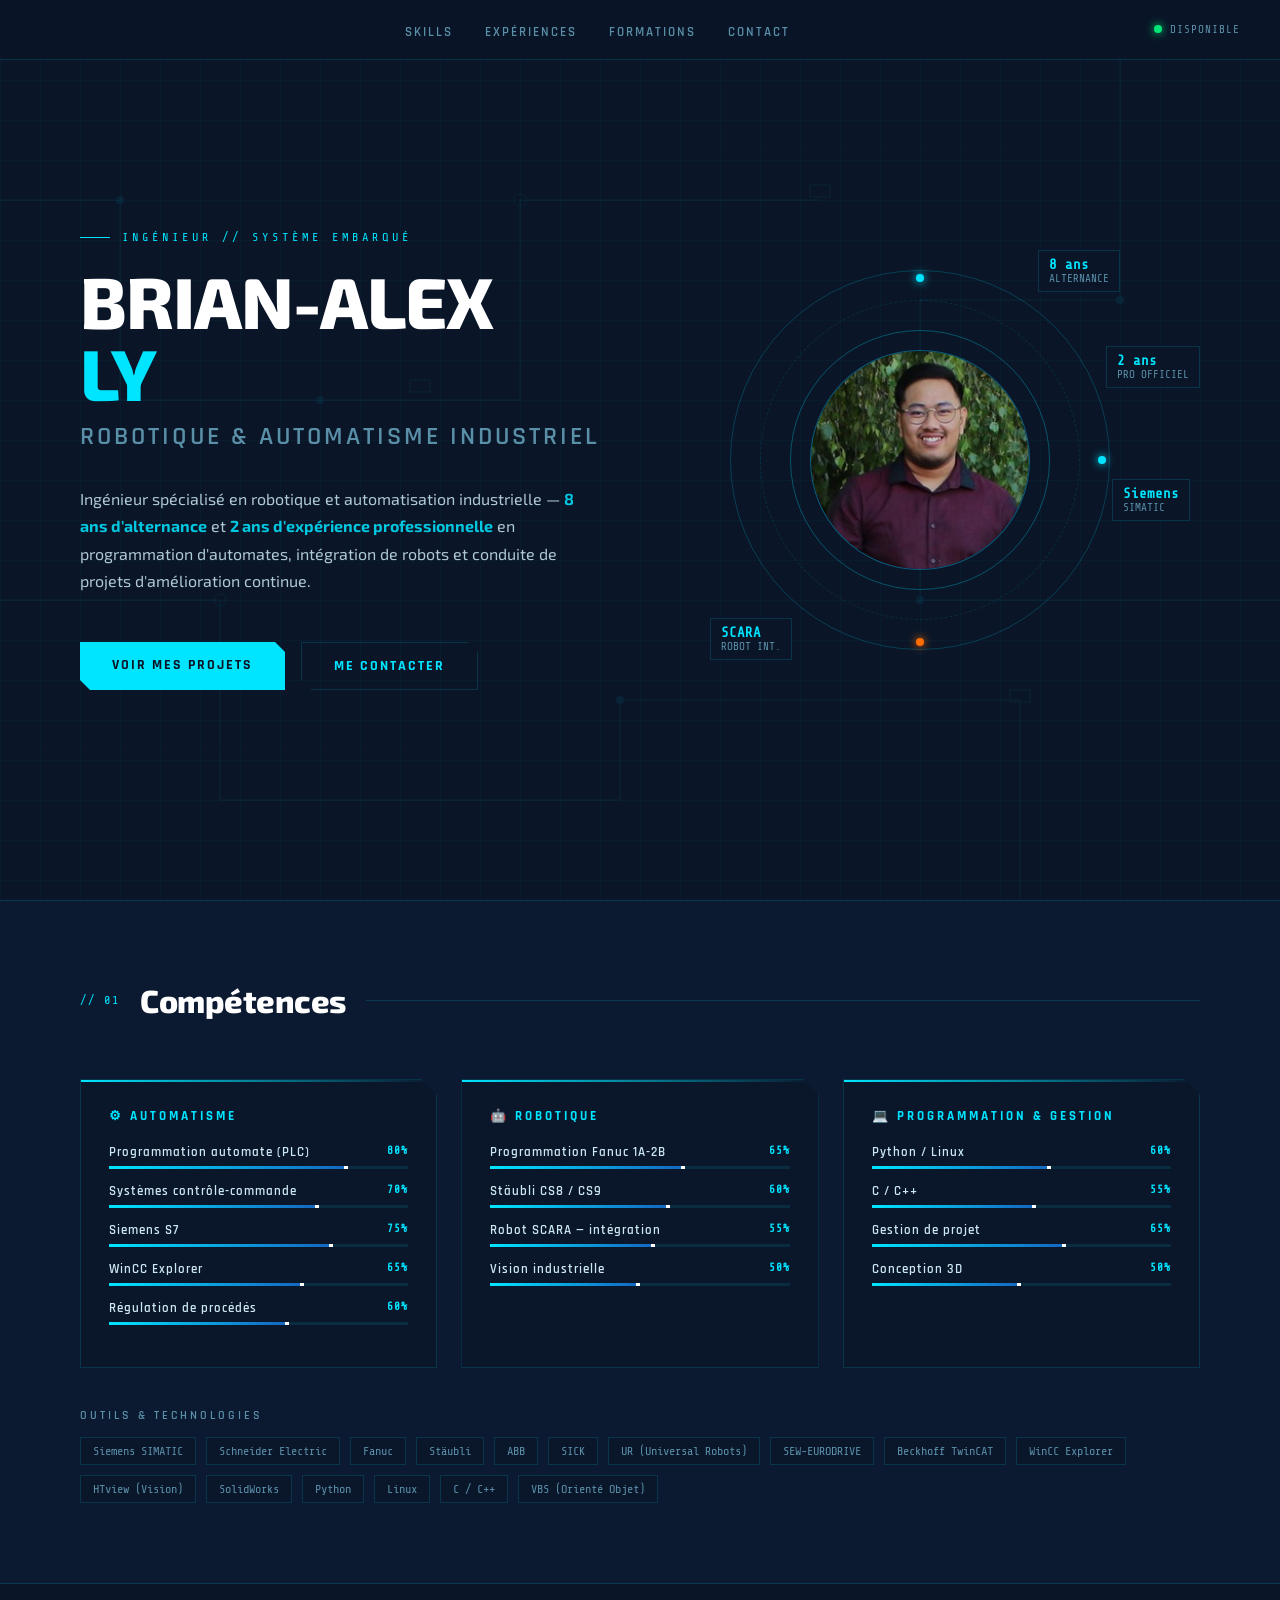
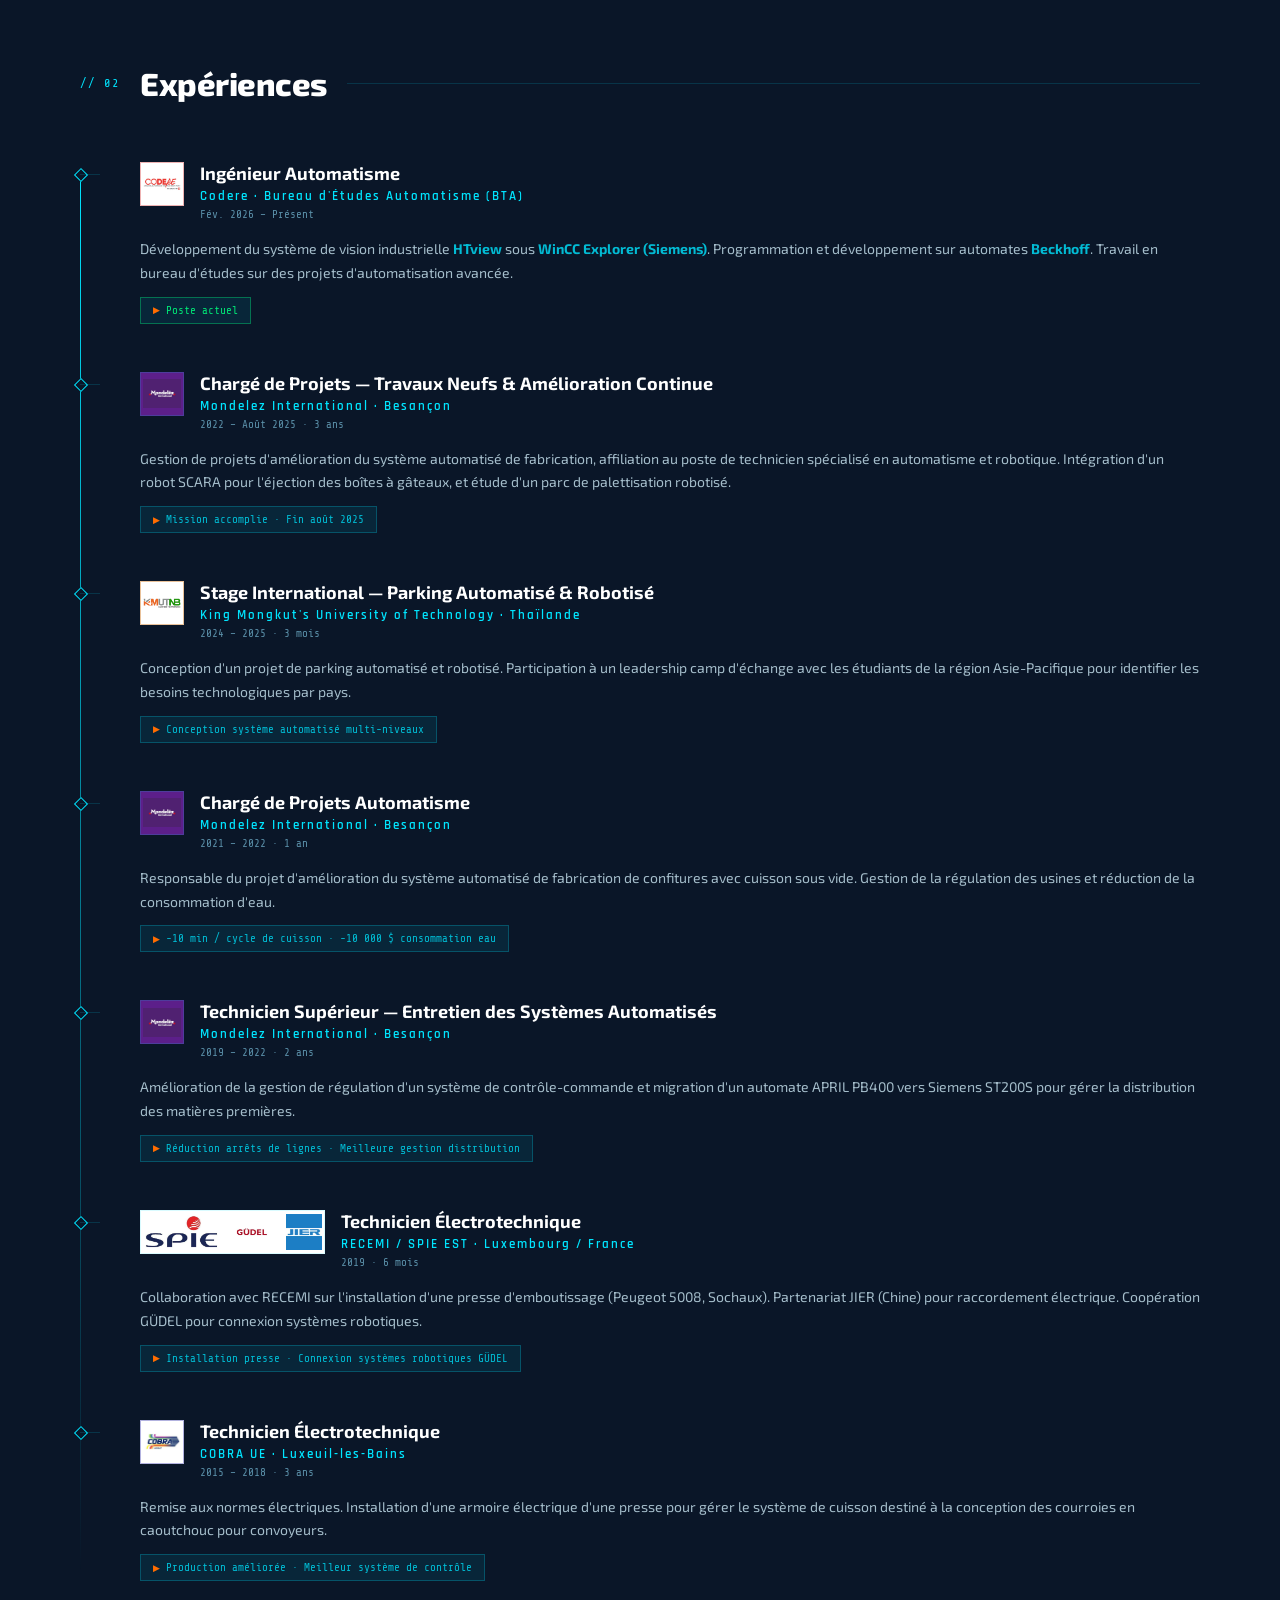
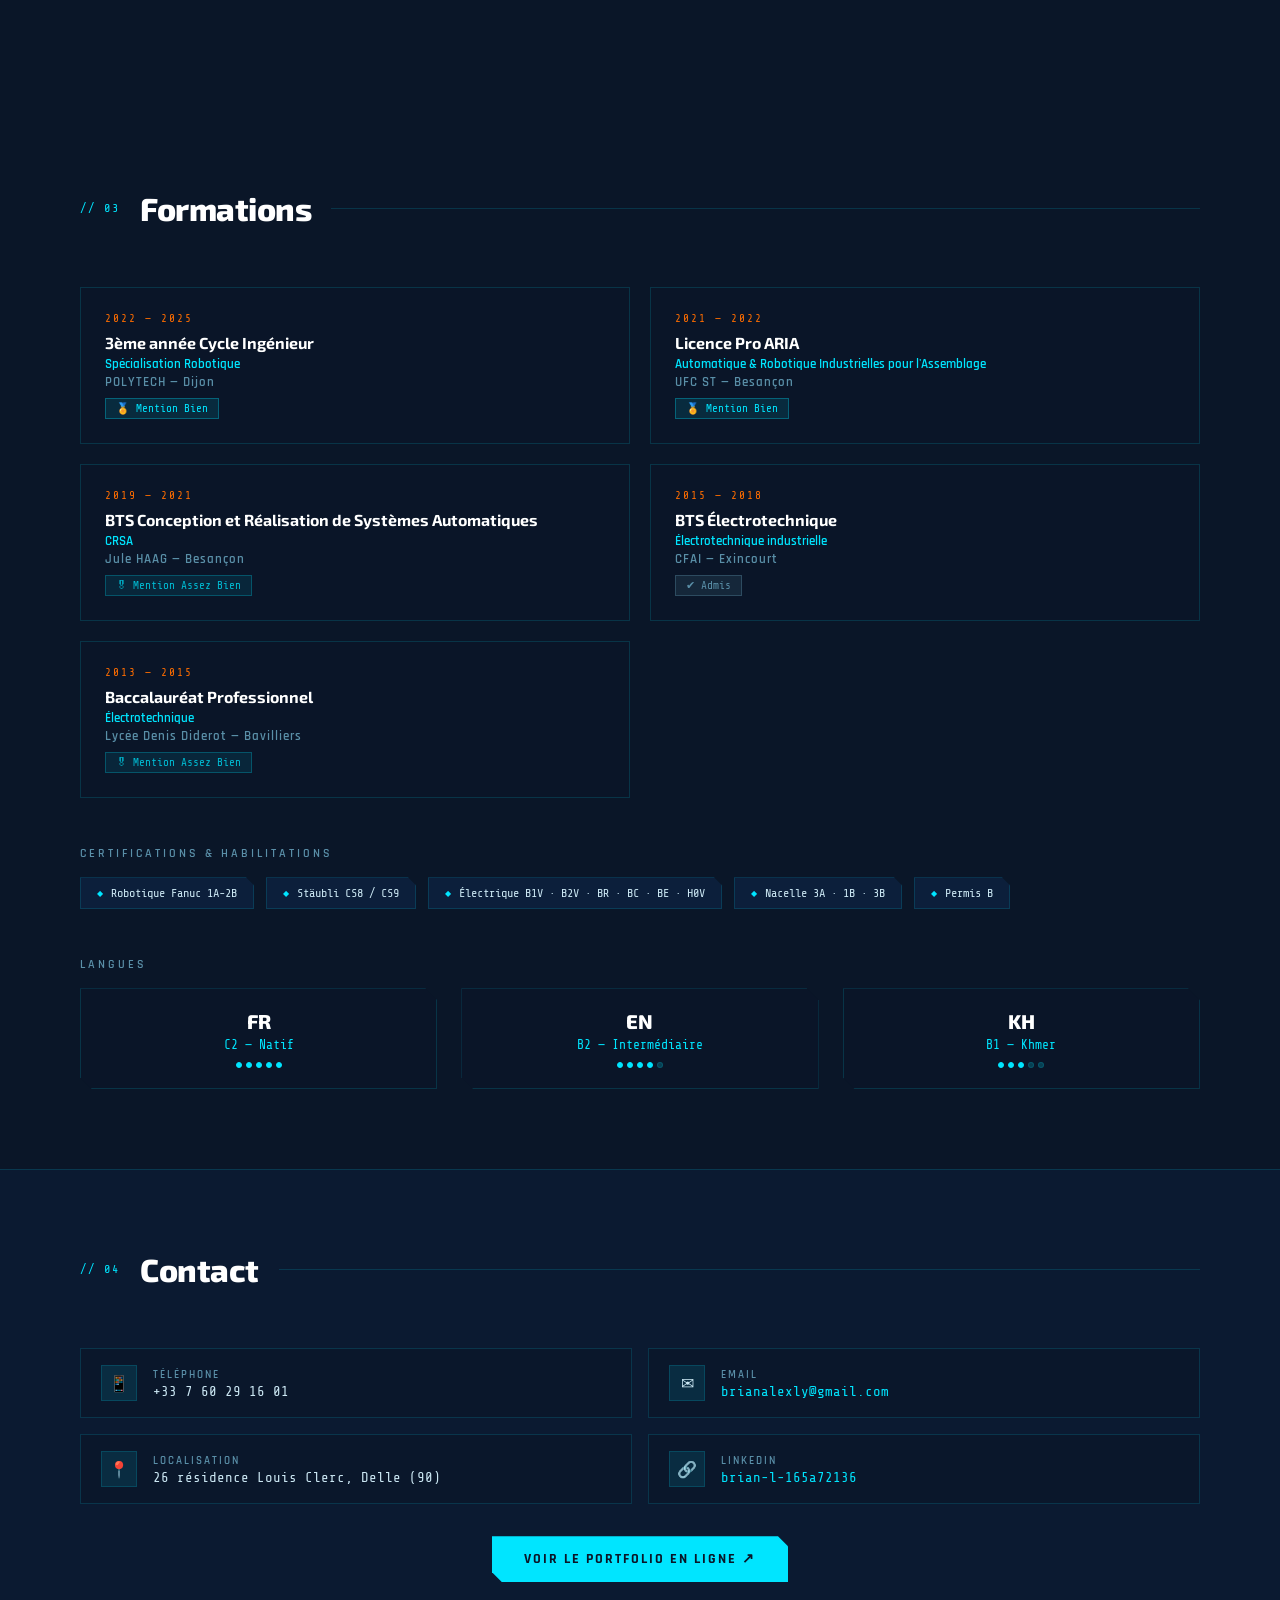
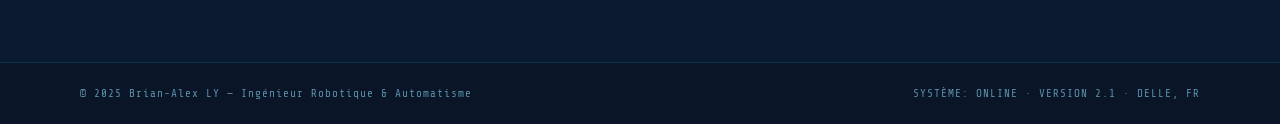
<file: Index.html>
<!DOCTYPE html>
<html lang="fr">
<head>
<meta charset="UTF-8">
<meta name="viewport" content="width=device-width, initial-scale=1.0">
<title>Brian-Alex LY — Ingénieur Robotique & Automatisme</title>
<link href="https://fonts.googleapis.com/css2?family=Share+Tech+Mono&family=Rajdhani:wght@400;500;600;700&family=Exo+2:wght@300;400;600;800&display=swap" rel="stylesheet">
<style>
  :root {
    --cyan: #00e5ff;
    --blue: #1565c0;
    --dark-blue: #0a1628;
    --mid-blue: #0d2240;
    --accent: #00bcd4;
    --orange: #ff6d00;
    --text: #cce8f4;
    --muted: #5a8fa8;
    --grid: rgba(0,229,255,0.04);
    --border: rgba(0,229,255,0.15);
  }

  * { margin: 0; padding: 0; box-sizing: border-box; }

  html { scroll-behavior: smooth; }

  body {
    background: var(--dark-blue);
    color: var(--text);
    font-family: 'Exo 2', sans-serif;
    overflow-x: hidden;
  }

  /* GRID BACKGROUND */
  body::before {
    content: '';
    position: fixed;
    inset: 0;
    background-image:
      linear-gradient(rgba(0,229,255,0.03) 1px, transparent 1px),
      linear-gradient(90deg, rgba(0,229,255,0.03) 1px, transparent 1px);
    background-size: 40px 40px;
    pointer-events: none;
    z-index: 0;
  }

  /* CIRCUIT LINES */
  .circuit-bg {
    position: fixed;
    inset: 0;
    pointer-events: none;
    z-index: 0;
    overflow: hidden;
  }

  .circuit-bg svg {
    width: 100%;
    height: 100%;
    opacity: 0.07;
  }

  /* SCAN LINE */
  body::after {
    content: '';
    position: fixed;
    top: -100%;
    left: 0;
    right: 0;
    height: 2px;
    background: linear-gradient(90deg, transparent, var(--cyan), transparent);
    animation: scan 8s linear infinite;
    z-index: 1;
    pointer-events: none;
  }

  @keyframes scan {
    0% { top: -2px; opacity: 0.6; }
    100% { top: 100vh; opacity: 0; }
  }

  /* NAVIGATION */
  nav {
    position: fixed;
    top: 0;
    left: 0;
    right: 0;
    z-index: 100;
    background: rgba(10,22,40,0.92);
    border-bottom: 1px solid var(--border);
    backdrop-filter: blur(10px);
    display: flex;
    align-items: center;
    justify-content: space-between;
    padding: 0 40px;
    height: 60px;
  }

  .nav-logo {
    font-family: 'Share Tech Mono', monospace;
    color: var(--cyan);
    font-size: 14px;
    letter-spacing: 2px;
  }

  .nav-logo span {
    color: var(--orange);
  }

  nav ul {
    list-style: none;
    display: flex;
    gap: 32px;
  }

  nav a {
    color: var(--muted);
    text-decoration: none;
    font-family: 'Rajdhani', sans-serif;
    font-size: 13px;
    letter-spacing: 2px;
    text-transform: uppercase;
    font-weight: 600;
    transition: color 0.2s;
    position: relative;
  }

  nav a::after {
    content: '';
    position: absolute;
    bottom: -4px;
    left: 0;
    right: 0;
    height: 1px;
    background: var(--cyan);
    transform: scaleX(0);
    transition: transform 0.2s;
  }

  nav a:hover { color: var(--cyan); }
  nav a:hover::after { transform: scaleX(1); }

  /* HUD CORNER */
  .hud-corner {
    font-family: 'Share Tech Mono', monospace;
    font-size: 11px;
    color: var(--muted);
    letter-spacing: 1px;
  }

  /* MAIN WRAPPER */
  main {
    position: relative;
    z-index: 2;
  }

  /* HERO */
  .hero {
    min-height: 100vh;
    display: flex;
    align-items: center;
    padding: 80px 80px 60px;
    position: relative;
    overflow: hidden;
  }

  .hero-content {
    flex: 1;
    max-width: 650px;
  }

  .hero-label {
    font-family: 'Share Tech Mono', monospace;
    font-size: 12px;
    color: var(--cyan);
    letter-spacing: 4px;
    text-transform: uppercase;
    margin-bottom: 20px;
    display: flex;
    align-items: center;
    gap: 12px;
  }

  .hero-label::before {
    content: '';
    display: inline-block;
    width: 30px;
    height: 1px;
    background: var(--cyan);
  }

  h1 {
    font-family: 'Exo 2', sans-serif;
    font-size: clamp(42px, 6vw, 72px);
    font-weight: 800;
    line-height: 1;
    letter-spacing: -1px;
    margin-bottom: 12px;
    color: #ffffff;
  }

  h1 .last-name {
    color: var(--cyan);
    display: block;
  }

  .hero-title {
    font-family: 'Rajdhani', sans-serif;
    font-size: clamp(18px, 2.5vw, 26px);
    font-weight: 600;
    color: var(--muted);
    letter-spacing: 3px;
    text-transform: uppercase;
    margin-bottom: 32px;
  }

  .hero-desc {
    font-size: 16px;
    line-height: 1.7;
    color: var(--text);
    max-width: 500px;
    margin-bottom: 48px;
    opacity: 0.85;
  }

  .hero-cta {
    display: flex;
    gap: 16px;
    flex-wrap: wrap;
  }

  .btn-primary {
    font-family: 'Rajdhani', sans-serif;
    font-size: 14px;
    font-weight: 700;
    letter-spacing: 2px;
    text-transform: uppercase;
    padding: 14px 32px;
    background: var(--cyan);
    color: var(--dark-blue);
    border: none;
    cursor: pointer;
    clip-path: polygon(0 0, calc(100% - 10px) 0, 100% 10px, 100% 100%, 10px 100%, 0 calc(100% - 10px));
    transition: all 0.2s;
    text-decoration: none;
    display: inline-block;
  }

  .btn-primary:hover {
    background: #fff;
    transform: translateY(-2px);
  }

  .btn-ghost {
    font-family: 'Rajdhani', sans-serif;
    font-size: 14px;
    font-weight: 700;
    letter-spacing: 2px;
    text-transform: uppercase;
    padding: 14px 32px;
    background: transparent;
    color: var(--cyan);
    border: 1px solid var(--border);
    cursor: pointer;
    clip-path: polygon(0 0, calc(100% - 10px) 0, 100% 10px, 100% 100%, 10px 100%, 0 calc(100% - 10px));
    transition: all 0.2s;
    text-decoration: none;
    display: inline-block;
  }

  .btn-ghost:hover {
    background: rgba(0,229,255,0.08);
    border-color: var(--cyan);
    transform: translateY(-2px);
  }

  /* HERO VISUAL */
  .hero-visual {
    flex: 1;
    display: flex;
    justify-content: center;
    align-items: center;
    position: relative;
  }

  .robot-hud {
    position: relative;
    width: 380px;
    height: 380px;
  }

  .hud-ring {
    position: absolute;
    border-radius: 50%;
    border: 1px solid var(--border);
  }

  .hud-ring-1 {
    inset: 0;
    border-color: rgba(0,229,255,0.2);
    animation: spin-slow 20s linear infinite;
  }

  .hud-ring-2 {
    inset: 30px;
    border-color: rgba(0,229,255,0.12);
    animation: spin-slow 15s linear infinite reverse;
    border-style: dashed;
  }

  .hud-ring-3 {
    inset: 60px;
    border-color: rgba(0,229,255,0.3);
    animation: spin-slow 10s linear infinite;
  }

  @keyframes spin-slow {
    from { transform: rotate(0deg); }
    to { transform: rotate(360deg); }
  }

  .hud-center {
    position: absolute;
    inset: 80px;
    border-radius: 50%;
    background: var(--mid-blue);
    border: 1px solid rgba(0,229,255,0.3);
    display: flex;
    flex-direction: column;
    align-items: center;
    justify-content: center;
    font-family: 'Share Tech Mono', monospace;
  }

  .hud-center .hud-big {
    font-size: 48px;
    font-weight: 800;
    color: var(--cyan);
    font-family: 'Exo 2', sans-serif;
    line-height: 1;
  }

  .hud-center .hud-small {
    font-size: 11px;
    color: var(--muted);
    letter-spacing: 2px;
    margin-top: 4px;
  }

  .hud-dot {
    position: absolute;
    width: 8px;
    height: 8px;
    border-radius: 50%;
    background: var(--cyan);
    box-shadow: 0 0 8px var(--cyan);
  }

  .hud-stat {
    position: absolute;
    font-family: 'Share Tech Mono', monospace;
    font-size: 11px;
    color: var(--muted);
    background: rgba(10,22,40,0.9);
    border: 1px solid var(--border);
    padding: 6px 10px;
    white-space: nowrap;
  }

  .hud-stat strong { color: var(--cyan); display: block; font-size: 14px; }

  /* SECTION */
  section {
    padding: 80px 80px;
    position: relative;
    z-index: 2;
  }

  .section-header {
    display: flex;
    align-items: center;
    gap: 20px;
    margin-bottom: 60px;
  }

  .section-num {
    font-family: 'Share Tech Mono', monospace;
    font-size: 12px;
    color: var(--cyan);
    letter-spacing: 2px;
  }

  h2 {
    font-family: 'Exo 2', sans-serif;
    font-size: 32px;
    font-weight: 800;
    color: #fff;
    letter-spacing: -0.5px;
  }

  .section-line {
    flex: 1;
    height: 1px;
    background: var(--border);
  }

  /* SKILLS SECTION */
  #competences {
    background: rgba(13,34,64,0.4);
    border-top: 1px solid var(--border);
    border-bottom: 1px solid var(--border);
  }

  .skills-grid {
    display: grid;
    grid-template-columns: repeat(3, 1fr);
    gap: 24px;
  }

  .skill-category {
    background: rgba(10,22,40,0.6);
    border: 1px solid var(--border);
    padding: 28px;
    clip-path: polygon(0 0, calc(100% - 16px) 0, 100% 16px, 100% 100%, 0 100%);
    position: relative;
  }

  .skill-category::before {
    content: '';
    position: absolute;
    top: 0;
    left: 0;
    right: 0;
    height: 2px;
    background: linear-gradient(90deg, var(--cyan), transparent);
  }

  .skill-cat-title {
    font-family: 'Rajdhani', sans-serif;
    font-size: 13px;
    font-weight: 700;
    letter-spacing: 3px;
    text-transform: uppercase;
    color: var(--cyan);
    margin-bottom: 20px;
    display: flex;
    align-items: center;
    gap: 8px;
  }

  .skill-cat-title i {
    width: 20px;
    height: 20px;
    color: var(--orange);
  }

  .skill-item {
    margin-bottom: 14px;
  }

  .skill-name {
    font-size: 13px;
    color: var(--text);
    margin-bottom: 6px;
    display: flex;
    justify-content: space-between;
    font-family: 'Rajdhani', sans-serif;
    font-weight: 600;
    letter-spacing: 1px;
  }

  .skill-pct { color: var(--cyan); font-family: 'Share Tech Mono', monospace; font-size: 11px; }

  .skill-bar {
    height: 3px;
    background: rgba(0,229,255,0.1);
    position: relative;
    overflow: hidden;
  }

  .skill-fill {
    height: 100%;
    background: linear-gradient(90deg, var(--cyan), var(--blue));
    transition: width 1.2s ease;
    position: relative;
  }

  .skill-fill::after {
    content: '';
    position: absolute;
    right: 0;
    top: -2px;
    width: 4px;
    height: 7px;
    background: #fff;
  }

  /* EXPERIENCE */
  .timeline {
    position: relative;
    padding-left: 40px;
  }

  .timeline::before {
    content: '';
    position: absolute;
    left: 0;
    top: 8px;
    bottom: 8px;
    width: 1px;
    background: linear-gradient(180deg, var(--cyan), transparent);
  }

  .timeline-item {
    position: relative;
    margin-bottom: 48px;
    padding-left: 20px;
  }

  .timeline-item::before {
    content: '';
    position: absolute;
    left: -44px;
    top: 8px;
    width: 8px;
    height: 8px;
    border: 1px solid var(--cyan);
    background: var(--dark-blue);
    transform: rotate(45deg);
  }

  .timeline-item::after {
    content: '';
    position: absolute;
    left: -40px;
    top: 12px;
    width: 20px;
    height: 1px;
    background: var(--border);
  }

  .exp-header {
    display: flex;
    align-items: flex-start;
    gap: 16px;
    margin-bottom: 16px;
  }

  .exp-logo {
    width: 44px;
    height: 44px;
    background: rgba(0,229,255,0.08);
    border: 1px solid var(--border);
    display: flex;
    align-items: center;
    justify-content: center;
    font-family: 'Share Tech Mono', monospace;
    font-size: 11px;
    color: var(--cyan);
    flex-shrink: 0;
  }

  .exp-meta {
    flex: 1;
  }

  .exp-title {
    font-family: 'Exo 2', sans-serif;
    font-size: 18px;
    font-weight: 700;
    color: #fff;
    margin-bottom: 4px;
  }

  .exp-company {
    font-family: 'Rajdhani', sans-serif;
    font-size: 13px;
    color: var(--cyan);
    letter-spacing: 2px;
    font-weight: 600;
  }

  .exp-period {
    font-family: 'Share Tech Mono', monospace;
    font-size: 11px;
    color: var(--muted);
    margin-top: 4px;
  }

  .exp-body {
    font-size: 14px;
    line-height: 1.7;
    color: var(--text);
    opacity: 0.8;
    margin-bottom: 12px;
  }

  .result-badge {
    display: inline-flex;
    align-items: center;
    gap: 6px;
    background: rgba(0,188,212,0.1);
    border: 1px solid rgba(0,188,212,0.3);
    padding: 6px 12px;
    font-family: 'Share Tech Mono', monospace;
    font-size: 11px;
    color: var(--accent);
  }

  .result-badge::before {
    content: '▶';
    color: var(--orange);
    font-size: 9px;
  }

  /* FORMATION */
  .edu-grid {
    display: grid;
    grid-template-columns: repeat(2, 1fr);
    gap: 20px;
  }

  .edu-card {
    background: rgba(10,22,40,0.6);
    border: 1px solid var(--border);
    padding: 24px;
    position: relative;
    overflow: hidden;
    transition: border-color 0.2s, transform 0.2s;
  }

  .edu-card:hover {
    border-color: rgba(0,229,255,0.4);
    transform: translateY(-2px);
  }

  .edu-card::before {
    content: '';
    position: absolute;
    bottom: 0;
    left: 0;
    right: 0;
    height: 2px;
    background: linear-gradient(90deg, transparent, var(--cyan), transparent);
    opacity: 0;
    transition: opacity 0.2s;
  }

  .edu-card:hover::before { opacity: 1; }

  .edu-year {
    font-family: 'Share Tech Mono', monospace;
    font-size: 11px;
    color: var(--orange);
    margin-bottom: 8px;
    letter-spacing: 2px;
  }

  .edu-degree {
    font-family: 'Exo 2', sans-serif;
    font-size: 16px;
    font-weight: 700;
    color: #fff;
    margin-bottom: 4px;
  }

  .edu-school {
    font-size: 13px;
    color: var(--muted);
    font-family: 'Rajdhani', sans-serif;
    font-weight: 600;
    letter-spacing: 1px;
  }

  /* CERTIFICATIONS */
  .cert-grid {
    display: flex;
    flex-wrap: wrap;
    gap: 12px;
  }

  .cert-tag {
    display: inline-flex;
    align-items: center;
    gap: 8px;
    background: rgba(13,34,64,0.8);
    border: 1px solid var(--border);
    padding: 8px 16px;
    font-family: 'Share Tech Mono', monospace;
    font-size: 12px;
    color: var(--text);
    clip-path: polygon(0 0, calc(100% - 8px) 0, 100% 8px, 100% 100%, 0 100%);
  }

  .cert-tag::before {
    content: '◆';
    color: var(--cyan);
    font-size: 8px;
  }

  /* LANGUES */
  .lang-grid {
    display: flex;
    gap: 24px;
    flex-wrap: wrap;
  }

  .lang-card {
    flex: 1;
    min-width: 140px;
    background: rgba(10,22,40,0.6);
    border: 1px solid var(--border);
    padding: 20px;
    text-align: center;
    clip-path: polygon(0 0, calc(100% - 12px) 0, 100% 12px, 100% 100%, 12px 100%, 0 calc(100% - 12px));
  }

  .lang-name {
    font-family: 'Exo 2', sans-serif;
    font-size: 20px;
    font-weight: 800;
    color: #fff;
    margin-bottom: 4px;
  }

  .lang-level {
    font-family: 'Share Tech Mono', monospace;
    font-size: 13px;
    color: var(--cyan);
  }

  .lang-dots {
    display: flex;
    justify-content: center;
    gap: 4px;
    margin-top: 10px;
  }

  .lang-dot {
    width: 6px;
    height: 6px;
    border-radius: 50%;
    background: rgba(0,229,255,0.2);
    border: 1px solid var(--border);
  }

  .lang-dot.active { background: var(--cyan); border-color: var(--cyan); }

  /* CONTACT */
  #contact {
    background: rgba(13,34,64,0.4);
    border-top: 1px solid var(--border);
  }

  .contact-grid {
    display: grid;
    grid-template-columns: repeat(2, 1fr);
    gap: 16px;
  }

  .contact-item {
    display: flex;
    align-items: center;
    gap: 16px;
    background: rgba(10,22,40,0.6);
    border: 1px solid var(--border);
    padding: 16px 20px;
    transition: border-color 0.2s;
  }

  .contact-item:hover { border-color: rgba(0,229,255,0.4); }

  .contact-icon {
    width: 36px;
    height: 36px;
    background: rgba(0,229,255,0.1);
    border: 1px solid var(--border);
    display: flex;
    align-items: center;
    justify-content: center;
    font-size: 16px;
    flex-shrink: 0;
  }

  .contact-label {
    font-family: 'Rajdhani', sans-serif;
    font-size: 11px;
    letter-spacing: 2px;
    text-transform: uppercase;
    color: var(--muted);
    margin-bottom: 2px;
    font-weight: 600;
  }

  .contact-value {
    font-size: 14px;
    color: var(--text);
    font-family: 'Share Tech Mono', monospace;
  }

  .contact-value a {
    color: var(--cyan);
    text-decoration: none;
  }

  /* TOOLS */
  .tools-grid {
    display: flex;
    flex-wrap: wrap;
    gap: 10px;
  }

  .tool-tag {
    font-family: 'Share Tech Mono', monospace;
    font-size: 12px;
    color: var(--muted);
    background: rgba(10,22,40,0.6);
    border: 1px solid var(--border);
    padding: 6px 12px;
    transition: all 0.2s;
  }

  .tool-tag:hover {
    color: var(--cyan);
    border-color: rgba(0,229,255,0.3);
    background: rgba(0,229,255,0.05);
  }

  /* FOOTER */
  footer {
    position: relative;
    z-index: 2;
    border-top: 1px solid var(--border);
    padding: 24px 80px;
    display: flex;
    justify-content: space-between;
    align-items: center;
  }

  footer p {
    font-family: 'Share Tech Mono', monospace;
    font-size: 11px;
    color: var(--muted);
    letter-spacing: 1px;
  }

  /* GLITCH EFFECT */
  @keyframes glitch {
    0%, 100% { clip-path: none; transform: none; }
    20% { clip-path: inset(20% 0 60% 0); transform: translateX(-3px); }
    40% { clip-path: inset(60% 0 10% 0); transform: translateX(3px); }
    60% { clip-path: inset(40% 0 30% 0); transform: translateX(-2px); }
  }

  .glitch {
    position: relative;
    display: inline-block;
  }

  /* ANIMATE IN */
  .fade-in {
    opacity: 0;
    transform: translateY(20px);
    transition: opacity 0.6s ease, transform 0.6s ease;
  }

  .fade-in.visible {
    opacity: 1;
    transform: translateY(0);
  }

  /* STATUS INDICATOR */
  .status-dot {
    display: inline-block;
    width: 8px;
    height: 8px;
    border-radius: 50%;
    background: #00e676;
    box-shadow: 0 0 8px #00e676;
    animation: blink 2s ease-in-out infinite;
    margin-right: 8px;
  }

  @keyframes blink {
    0%, 100% { opacity: 1; }
    50% { opacity: 0.3; }
  }

  /* RESPONSIVE */
  @media (max-width: 900px) {
    section, .hero { padding: 60px 24px; }
    nav { padding: 0 24px; }
    nav ul { gap: 16px; }
    .hero { flex-direction: column; gap: 48px; }
    .hero-visual { order: -1; }
    .robot-hud { width: 260px; height: 260px; }
    .hud-center { inset: 55px; }
    .skills-grid { grid-template-columns: 1fr; }
    .edu-grid { grid-template-columns: 1fr; }
    .contact-grid { grid-template-columns: 1fr; }
    footer { padding: 20px 24px; flex-direction: column; gap: 8px; text-align: center; }
  }
</style>
</head>
<body>

<!-- Circuit background -->
<div class="circuit-bg">
  <svg viewBox="0 0 1440 900" preserveAspectRatio="xMidYMid slice" xmlns="http://www.w3.org/2000/svg">
    <path d="M 0 200 L 200 200 L 200 400 L 400 400" stroke="#00e5ff" stroke-width="1" fill="none"/>
    <circle cx="200" cy="200" r="4" fill="#00e5ff"/>
    <circle cx="400" cy="400" r="4" fill="#00e5ff"/>
    <path d="M 400 400 L 600 400 L 600 200 L 900 200" stroke="#00e5ff" stroke-width="1" fill="none"/>
    <circle cx="600" cy="200" r="6" fill="none" stroke="#00e5ff" stroke-width="1"/>
    <path d="M 1200 0 L 1200 300 L 1000 300 L 1000 600 L 1440 600" stroke="#00e5ff" stroke-width="1" fill="none"/>
    <circle cx="1200" cy="300" r="4" fill="#00e5ff"/>
    <circle cx="1000" cy="600" r="4" fill="#00e5ff"/>
    <path d="M 0 600 L 300 600 L 300 800 L 700 800" stroke="#00e5ff" stroke-width="1" fill="none"/>
    <circle cx="300" cy="600" r="6" fill="none" stroke="#00e5ff" stroke-width="1"/>
    <path d="M 700 800 L 700 700 L 1100 700 L 1100 900" stroke="#00e5ff" stroke-width="1" fill="none"/>
    <circle cx="700" cy="700" r="4" fill="#00e5ff"/>
    <rect x="490" y="380" width="20" height="12" fill="none" stroke="#00e5ff" stroke-width="1"/>
    <rect x="890" y="185" width="20" height="12" fill="none" stroke="#00e5ff" stroke-width="1"/>
    <rect x="1090" y="690" width="20" height="12" fill="none" stroke="#00e5ff" stroke-width="1"/>
    <path d="M 800 0 L 800 150 L 1100 150" stroke="#00e5ff" stroke-width="0.5" stroke-dasharray="4,4" fill="none" opacity="0.5"/>
    <path d="M 100 900 L 100 750 L 500 750" stroke="#00e5ff" stroke-width="0.5" stroke-dasharray="4,4" fill="none" opacity="0.5"/>
  </svg>
</div>

<!-- Navigation -->
<nav>
  <div class="nav-logo"></div>
  <ul>
    <li><a href="#competences">Skills</a></li>
    <li><a href="#experience">Expériences</a></li>
    <li><a href="#formations">Formations</a></li>
    <li><a href="#contact">Contact</a></li>
  </ul>
  <div class="hud-corner"><span class="status-dot"></span>DISPONIBLE</div>
</nav>

<!-- Hero -->
<main>
<section class="hero">
  <div class="hero-content">
    <div class="hero-label">
      <span>Ingénieur // Système embarqué</span>
    </div>
    <h1>
      BRIAN-ALEX
      <span class="last-name">LY</span>
    </h1>
    <div class="hero-title">Robotique &amp; Automatisme Industriel</div>
    <p class="hero-desc">
      Ingénieur spécialisé en robotique et automatisation industrielle — <strong style="color:var(--cyan)">8 ans d'alternance</strong> et <strong style="color:var(--cyan)">2 ans d'expérience professionnelle</strong> en programmation d'automates, intégration de robots et conduite de projets d'amélioration continue.
    </p>
    <div class="hero-cta">
      <a href="#experience" class="btn-primary">Voir mes projets</a>
      <a href="mailto:brianalexly@gmail.com" class="btn-ghost">Me contacter</a>
    </div>
  </div>

  <div class="hero-visual">
    <div class="robot-hud">
      <div class="hud-ring hud-ring-1"></div>
      <div class="hud-ring hud-ring-2"></div>
      <div class="hud-ring hud-ring-3"></div>
      <div class="hud-center" style="overflow:hidden; border-radius:50%;">
        <img src="[data-uri]" alt="Brian-Alex LY" style="width:100%;height:100%;object-fit:cover;object-position:top center;border-radius:50%;" />
      </div>
      <!-- Dots on rings -->
      <div class="hud-dot" style="top: 4px; left: 50%; margin-left: -4px;"></div>
      <div class="hud-dot" style="bottom: 4px; left: 50%; margin-left: -4px; background: var(--orange);box-shadow:0 0 8px var(--orange);"></div>
      <div class="hud-dot" style="right: 4px; top: 50%; margin-top: -4px;"></div>
      <!-- HUD Stats floating -->
      <div class="hud-stat" style="top: -20px; right: -10px;">
        <strong>8 ans</strong>ALTERNANCE
      </div>
      <div class="hud-stat" style="bottom: -10px; left: -20px;">
        <strong>SCARA</strong>ROBOT INT.
      </div>
      <div class="hud-stat" style="top: 20%; right: -90px;">
        <strong>2 ans</strong>PRO OFFICIEL
      </div>
      <div class="hud-stat" style="top: 55%; right: -80px;">
        <strong>Siemens</strong>SIMATIC
      </div>
    </div>
  </div>
</section>

<!-- Compétences -->
<section id="competences">
  <div class="section-header">
    <span class="section-num">// 01</span>
    <h2>Compétences</h2>
    <div class="section-line"></div>
  </div>

  <div class="skills-grid">
    <div class="skill-category fade-in">
      <div class="skill-cat-title">⚙ Automatisme</div>
      <div class="skill-item">
        <div class="skill-name">Programmation automate (PLC) <span class="skill-pct">80%</span></div>
        <div class="skill-bar"><div class="skill-fill" data-width="80" style="width:0%"></div></div>
      </div>
      <div class="skill-item">
        <div class="skill-name">Systèmes contrôle-commande <span class="skill-pct">70%</span></div>
        <div class="skill-bar"><div class="skill-fill" data-width="70" style="width:0%"></div></div>
      </div>
      <div class="skill-item">
        <div class="skill-name">Siemens S7 <span class="skill-pct">75%</span></div>
        <div class="skill-bar"><div class="skill-fill" data-width="75" style="width:0%"></div></div>
      </div>
      <div class="skill-item">
        <div class="skill-name">WinCC Explorer <span class="skill-pct">65%</span></div>
        <div class="skill-bar"><div class="skill-fill" data-width="65" style="width:0%"></div></div>
      </div>
      <div class="skill-item">
        <div class="skill-name">Régulation de procédés <span class="skill-pct">60%</span></div>
        <div class="skill-bar"><div class="skill-fill" data-width="60" style="width:0%"></div></div>
      </div>
    </div>

    <div class="skill-category fade-in" style="transition-delay:0.1s">
      <div class="skill-cat-title">🤖 Robotique</div>
      <div class="skill-item">
        <div class="skill-name">Programmation Fanuc 1A-2B <span class="skill-pct">65%</span></div>
        <div class="skill-bar"><div class="skill-fill" data-width="65" style="width:0%"></div></div>
      </div>
      <div class="skill-item">
        <div class="skill-name">Stäubli CS8 / CS9 <span class="skill-pct">60%</span></div>
        <div class="skill-bar"><div class="skill-fill" data-width="60" style="width:0%"></div></div>
      </div>
      <div class="skill-item">
        <div class="skill-name">Robot SCARA — intégration <span class="skill-pct">55%</span></div>
        <div class="skill-bar"><div class="skill-fill" data-width="55" style="width:0%"></div></div>
      </div>
      <div class="skill-item">
        <div class="skill-name">Vision industrielle <span class="skill-pct">50%</span></div>
        <div class="skill-bar"><div class="skill-fill" data-width="50" style="width:0%"></div></div>
      </div>
    </div>

    <div class="skill-category fade-in" style="transition-delay:0.2s">
      <div class="skill-cat-title">💻 Programmation &amp; Gestion</div>
      <div class="skill-item">
        <div class="skill-name">Python / Linux <span class="skill-pct">60%</span></div>
        <div class="skill-bar"><div class="skill-fill" data-width="60" style="width:0%"></div></div>
      </div>
      <div class="skill-item">
        <div class="skill-name">C / C++ <span class="skill-pct">55%</span></div>
        <div class="skill-bar"><div class="skill-fill" data-width="55" style="width:0%"></div></div>
      </div>
      <div class="skill-item">
        <div class="skill-name">Gestion de projet <span class="skill-pct">65%</span></div>
        <div class="skill-bar"><div class="skill-fill" data-width="65" style="width:0%"></div></div>
      </div>
      <div class="skill-item">
        <div class="skill-name">Conception 3D <span class="skill-pct">50%</span></div>
        <div class="skill-bar"><div class="skill-fill" data-width="50" style="width:0%"></div></div>
      </div>
    </div>
  </div>

  <!-- Tools -->
  <div style="margin-top: 40px;">
    <div style="font-family:'Rajdhani',sans-serif;font-size:12px;letter-spacing:3px;color:var(--muted);text-transform:uppercase;font-weight:600;margin-bottom:14px;">Outils &amp; Technologies</div>
    <div class="tools-grid">
      <span class="tool-tag">Siemens SIMATIC</span>
      <span class="tool-tag">Schneider Electric</span>
      <span class="tool-tag">Fanuc</span>
      <span class="tool-tag">Stäubli</span>
      <span class="tool-tag">ABB</span>
      <span class="tool-tag">SICK</span>
      <span class="tool-tag">UR (Universal Robots)</span>
      <span class="tool-tag">SEW-EURODRIVE</span>
      <span class="tool-tag">Beckhoff TwinCAT</span>
      <span class="tool-tag">WinCC Explorer</span>
      <span class="tool-tag">HTview (Vision)</span>
      <span class="tool-tag">SolidWorks</span>
      <span class="tool-tag">Python</span>
      <span class="tool-tag">Linux</span>
      <span class="tool-tag">C / C++</span>
      <span class="tool-tag">VBS (Orienté Objet)</span>
    </div>
  </div>
</section>

<!-- Experience -->
<section id="experience">
  <div class="section-header">
    <span class="section-num">// 02</span>
    <h2>Expériences</h2>
    <div class="section-line"></div>
  </div>

  <div class="timeline">

    <div class="timeline-item fade-in">
      <div class="exp-header">
        <div class="exp-logo" style="background:#fff;padding:3px;overflow:hidden;border-color:rgba(200,0,0,0.3);">
          <img src="[data-uri]" alt="Codere" style="width:38px;height:38px;object-fit:contain;" />
        </div>
        <div class="exp-meta">
          <div class="exp-title">Ingénieur Automatisme</div>
          <div class="exp-company">Codere · Bureau d'Études Automatisme (BTA)</div>
          <div class="exp-period">Fév. 2026 – Présent</div>
        </div>
      </div>
      <p class="exp-body">
        Développement du système de vision industrielle <strong style="color:var(--cyan)">HTview</strong> sous <strong style="color:var(--cyan)">WinCC Explorer (Siemens)</strong>. Programmation et développement sur automates <strong style="color:var(--cyan)">Beckhoff</strong>. Travail en bureau d'études sur des projets d'automatisation avancée.
      </p>
      <span class="result-badge" style="border-color:rgba(0,230,118,0.4);color:#00e676;">Poste actuel</span>
    </div>

    <div class="timeline-item fade-in">
      <div class="exp-header">
        <div class="exp-logo" style="background:#5c1f8a;padding:3px;overflow:hidden;">
          <img src="[data-uri]" alt="Mondelez" style="width:38px;height:38px;object-fit:contain;" />
        </div>
        <div class="exp-meta">
          <div class="exp-title">Chargé de Projets — Travaux Neufs &amp; Amélioration Continue</div>
          <div class="exp-company">Mondelez International · Besançon</div>
          <div class="exp-period">2022 – Août 2025 · 3 ans</div>
        </div>
      </div>
      <p class="exp-body">
        Gestion de projets d'amélioration du système automatisé de fabrication, affiliation au poste de technicien spécialisé en automatisme et robotique. Intégration d'un robot SCARA pour l'éjection des boîtes à gâteaux, et étude d'un parc de palettisation robotisé.
      </p>
      <span class="result-badge">Mission accomplie · Fin août 2025</span>
    </div>

    <div class="timeline-item fade-in" style="transition-delay:0.1s">
      <div class="exp-header">
        <div class="exp-logo" style="background:#fff;padding:3px;overflow:hidden;border-color:rgba(200,100,0,0.4);">
          <img src="[data-uri]" alt="KMUTNB" style="width:38px;height:38px;object-fit:contain;" />
        </div>
        <div class="exp-meta">
          <div class="exp-title">Stage International — Parking Automatisé &amp; Robotisé</div>
          <div class="exp-company">King Mongkut's University of Technology · Thaïlande</div>
          <div class="exp-period">2024 – 2025 · 3 mois</div>
        </div>
      </div>
      <p class="exp-body">
        Conception d'un projet de parking automatisé et robotisé. Participation à un leadership camp d'échange avec les étudiants de la région Asie-Pacifique pour identifier les besoins technologiques par pays.
      </p>
      <span class="result-badge">Conception système automatisé multi-niveaux</span>
    </div>

    <div class="timeline-item fade-in" style="transition-delay:0.15s">
      <div class="exp-header">
        <div class="exp-logo" style="background:#5c1f8a;padding:3px;overflow:hidden;">
          <img src="[data-uri]" alt="Mondelez" style="width:38px;height:38px;object-fit:contain;" />
        </div>
        <div class="exp-meta">
          <div class="exp-title">Chargé de Projets Automatisme</div>
          <div class="exp-company">Mondelez International · Besançon</div>
          <div class="exp-period">2021 – 2022 · 1 an</div>
        </div>
      </div>
      <p class="exp-body">
        Responsable du projet d'amélioration du système automatisé de fabrication de confitures avec cuisson sous vide. Gestion de la régulation des usines et réduction de la consommation d'eau.
      </p>
      <span class="result-badge">-10 min / cycle de cuisson · -10 000 $ consommation eau</span>
    </div>

    <div class="timeline-item fade-in" style="transition-delay:0.2s">
      <div class="exp-header">
        <div class="exp-logo" style="background:#5c1f8a;padding:3px;overflow:hidden;">
          <img src="[data-uri]" alt="Mondelez" style="width:38px;height:38px;object-fit:contain;" />
        </div>
        <div class="exp-meta">
          <div class="exp-title">Technicien Supérieur — Entretien des Systèmes Automatisés</div>
          <div class="exp-company">Mondelez International · Besançon</div>
          <div class="exp-period">2019 – 2022 · 2 ans</div>
        </div>
      </div>
      <p class="exp-body">
        Amélioration de la gestion de régulation d'un système de contrôle-commande et migration d'un automate APRIL PB400 vers Siemens ST200S pour gérer la distribution des matières premières.
      </p>
      <span class="result-badge">Réduction arrêts de lignes · Meilleure gestion distribution</span>
    </div>

    <div class="timeline-item fade-in" style="transition-delay:0.25s">
      <div class="exp-header">
        <div class="exp-logo" style="background:#fff;padding:2px;overflow:hidden;width:auto;min-width:130px;display:flex;align-items:center;justify-content:center;gap:4px;">
          <img src="[data-uri]" alt="SPIE" style="height:36px;width:auto;object-fit:contain;" />
          <img src="[data-uri]" alt="Güdel" style="height:36px;width:auto;object-fit:contain;" />
          <img src="[data-uri]" alt="JIER" style="height:36px;width:auto;object-fit:contain;" />
        </div>
        <div class="exp-meta">
          <div class="exp-title">Technicien Électrotechnique</div>
          <div class="exp-company">RECEMI / SPIE EST · Luxembourg / France</div>
          <div class="exp-period">2019 · 6 mois</div>
        </div>
      </div>
      <p class="exp-body">
        Collaboration avec RECEMI sur l'installation d'une presse d'emboutissage (Peugeot 5008, Sochaux). Partenariat JIER (Chine) pour raccordement électrique. Coopération GÜDEL pour connexion systèmes robotiques.
      </p>
      <span class="result-badge">Installation presse · Connexion systèmes robotiques GÜDEL</span>
    </div>

    <div class="timeline-item fade-in" style="transition-delay:0.3s">
      <div class="exp-header">
        <div class="exp-logo" style="background:#fff;padding:3px;overflow:hidden;border-color:rgba(0,0,150,0.3);">
          <img src="[data-uri]" alt="Cobra Group" style="width:38px;height:38px;object-fit:contain;" />
        </div>
        <div class="exp-meta">
          <div class="exp-title">Technicien Électrotechnique</div>
          <div class="exp-company">COBRA UE · Luxeuil-les-Bains</div>
          <div class="exp-period">2015 – 2018 · 3 ans</div>
        </div>
      </div>
      <p class="exp-body">
        Remise aux normes électriques. Installation d'une armoire électrique d'une presse pour gérer le système de cuisson destiné à la conception des courroies en caoutchouc pour convoyeurs.
      </p>
      <span class="result-badge">Production améliorée · Meilleur système de contrôle</span>
    </div>

  </div>
</section>

<!-- Formations -->
<section id="formations">
  <div class="section-header">
    <span class="section-num">// 03</span>
    <h2>Formations</h2>
    <div class="section-line"></div>
  </div>

  <div class="edu-grid">
    <div class="edu-card fade-in">
      <div class="edu-year">2022 — 2025</div>
      <div class="edu-degree">3ème année Cycle Ingénieur</div>
      <div style="font-size:13px;color:var(--cyan);margin:4px 0 2px;font-family:'Rajdhani',sans-serif;font-weight:600;">Spécialisation Robotique</div>
      <div class="edu-school">POLYTECH — Dijon</div>
      <div style="margin-top:8px;display:inline-block;background:rgba(0,229,255,0.1);border:1px solid rgba(0,229,255,0.3);padding:3px 10px;font-family:'Share Tech Mono',monospace;font-size:11px;color:var(--cyan);">🏅 Mention Bien</div>
    </div>
    <div class="edu-card fade-in" style="transition-delay:0.05s">
      <div class="edu-year">2021 — 2022</div>
      <div class="edu-degree">Licence Pro ARIA</div>
      <div style="font-size:13px;color:var(--cyan);margin:4px 0 2px;font-family:'Rajdhani',sans-serif;font-weight:600;">Automatique &amp; Robotique Industrielles pour l'Assemblage</div>
      <div class="edu-school">UFC ST — Besançon</div>
      <div style="margin-top:8px;display:inline-block;background:rgba(0,229,255,0.1);border:1px solid rgba(0,229,255,0.3);padding:3px 10px;font-family:'Share Tech Mono',monospace;font-size:11px;color:var(--cyan);">🏅 Mention Bien</div>
    </div>
    <div class="edu-card fade-in" style="transition-delay:0.1s">
      <div class="edu-year">2019 — 2021</div>
      <div class="edu-degree">BTS Conception et Réalisation de Systèmes Automatiques</div>
      <div style="font-size:13px;color:var(--cyan);margin:4px 0 2px;font-family:'Rajdhani',sans-serif;font-weight:600;">CRSA</div>
      <div class="edu-school">Jule HAAG — Besançon</div>
      <div style="margin-top:8px;display:inline-block;background:rgba(0,188,212,0.1);border:1px solid rgba(0,188,212,0.3);padding:3px 10px;font-family:'Share Tech Mono',monospace;font-size:11px;color:var(--accent);">🎖 Mention Assez Bien</div>
    </div>
    <div class="edu-card fade-in" style="transition-delay:0.15s">
      <div class="edu-year">2015 — 2018</div>
      <div class="edu-degree">BTS Électrotechnique</div>
      <div style="font-size:13px;color:var(--cyan);margin:4px 0 2px;font-family:'Rajdhani',sans-serif;font-weight:600;">Électrotechnique industrielle</div>
      <div class="edu-school">CFAI — Exincourt</div>
      <div style="margin-top:8px;display:inline-block;background:rgba(90,143,168,0.15);border:1px solid rgba(90,143,168,0.35);padding:3px 10px;font-family:'Share Tech Mono',monospace;font-size:11px;color:var(--muted);">✔ Admis</div>
    </div>

    <div class="edu-card fade-in" style="transition-delay:0.2s">
      <div class="edu-year">2013 — 2015</div>
      <div class="edu-degree">Baccalauréat Professionnel</div>
      <div style="font-size:13px;color:var(--cyan);margin:4px 0 2px;font-family:'Rajdhani',sans-serif;font-weight:600;">Électrotechnique</div>
      <div class="edu-school">Lycée Denis Diderot — Bavilliers</div>
      <div style="margin-top:8px;display:inline-block;background:rgba(0,188,212,0.1);border:1px solid rgba(0,188,212,0.3);padding:3px 10px;font-family:'Share Tech Mono',monospace;font-size:11px;color:var(--accent);">🎖 Mention Assez Bien</div>
    </div>
  </div>

  <!-- Certifications -->
  <div style="margin-top: 48px;">
    <div style="font-family:'Rajdhani',sans-serif;font-size:12px;letter-spacing:3px;color:var(--muted);text-transform:uppercase;font-weight:600;margin-bottom:16px;">Certifications &amp; Habilitations</div>
    <div class="cert-grid">
      <span class="cert-tag">Robotique Fanuc 1A-2B</span>
      <span class="cert-tag">Stäubli CS8 / CS9</span>
      <span class="cert-tag">Électrique B1V · B2V · BR · BC · BE · H0V</span>
      <span class="cert-tag">Nacelle 3A · 1B · 3B</span>
      <span class="cert-tag">Permis B</span>
    </div>
  </div>

  <!-- Langues -->
  <div style="margin-top: 48px;">
    <div style="font-family:'Rajdhani',sans-serif;font-size:12px;letter-spacing:3px;color:var(--muted);text-transform:uppercase;font-weight:600;margin-bottom:16px;">Langues</div>
    <div class="lang-grid">
      <div class="lang-card">
        <div class="lang-name">FR</div>
        <div class="lang-level">C2 — Natif</div>
        <div class="lang-dots">
          <div class="lang-dot active"></div>
          <div class="lang-dot active"></div>
          <div class="lang-dot active"></div>
          <div class="lang-dot active"></div>
          <div class="lang-dot active"></div>
        </div>
      </div>
      <div class="lang-card">
        <div class="lang-name">EN</div>
        <div class="lang-level">B2 — Intermédiaire</div>
        <div class="lang-dots">
          <div class="lang-dot active"></div>
          <div class="lang-dot active"></div>
          <div class="lang-dot active"></div>
          <div class="lang-dot active"></div>
          <div class="lang-dot"></div>
        </div>
      </div>
      <div class="lang-card">
        <div class="lang-name">KH</div>
        <div class="lang-level">B1 — Khmer</div>
        <div class="lang-dots">
          <div class="lang-dot active"></div>
          <div class="lang-dot active"></div>
          <div class="lang-dot active"></div>
          <div class="lang-dot"></div>
          <div class="lang-dot"></div>
        </div>
      </div>
    </div>
  </div>
</section>

<!-- Contact -->
<section id="contact">
  <div class="section-header">
    <span class="section-num">// 04</span>
    <h2>Contact</h2>
    <div class="section-line"></div>
  </div>

  <div class="contact-grid">
    <div class="contact-item">
      <div class="contact-icon">📱</div>
      <div>
        <div class="contact-label">Téléphone</div>
        <div class="contact-value">+33 7 60 29 16 01</div>
      </div>
    </div>
    <div class="contact-item">
      <div class="contact-icon">✉</div>
      <div>
        <div class="contact-label">Email</div>
        <div class="contact-value"><a href="mailto:brianalexly@gmail.com">brianalexly@gmail.com</a></div>
      </div>
    </div>
    <div class="contact-item">
      <div class="contact-icon">📍</div>
      <div>
        <div class="contact-label">Localisation</div>
        <div class="contact-value">26 résidence Louis Clerc, Delle (90)</div>
      </div>
    </div>
    <div class="contact-item">
      <div class="contact-icon">🔗</div>
      <div>
        <div class="contact-label">LinkedIn</div>
        <div class="contact-value"><a href="https://www.linkedin.com/in/brian-l-165a72136" target="_blank">brian-l-165a72136</a></div>
      </div>
    </div>
  </div>

  <div style="margin-top:32px;text-align:center;">
    <a href="https://baly1996.github.io" target="_blank" class="btn-primary">
      Voir le portfolio en ligne ↗
    </a>
  </div>
</section>
</main>

<footer>
  <p>© 2025 Brian-Alex LY — Ingénieur Robotique &amp; Automatisme</p>
  <p>SYSTÈME: ONLINE · VERSION 2.1 · DELLE, FR</p>
</footer>

<script>
// Skill bars animation
const observer = new IntersectionObserver((entries) => {
  entries.forEach(entry => {
    if (entry.isIntersecting) {
      entry.target.classList.add('visible');
      const bars = entry.target.querySelectorAll('.skill-fill');
      bars.forEach(bar => {
        bar.style.width = bar.dataset.width + '%';
      });
    }
  });
}, { threshold: 0.15 });

document.querySelectorAll('.fade-in').forEach(el => observer.observe(el));

// Animate skill bars when section enters view
const skillObs = new IntersectionObserver((entries) => {
  entries.forEach(entry => {
    if (entry.isIntersecting) {
      entry.target.querySelectorAll('.skill-fill').forEach(bar => {
        setTimeout(() => { bar.style.width = bar.dataset.width + '%'; }, 200);
      });
      skillObs.unobserve(entry.target);
    }
  });
}, { threshold: 0.2 });

document.querySelectorAll('.skill-category').forEach(el => skillObs.observe(el));

// Typing effect for hero label
const label = document.querySelector('.hero-label span');
const text = label.textContent;
label.textContent = '';
let i = 0;
const type = () => {
  if (i < text.length) {
    label.textContent += text[i++];
    setTimeout(type, 40);
  }
};
setTimeout(type, 500);

// HUD dots orbit
const dots = document.querySelectorAll('.hud-dot');
let angle = 0;
setInterval(() => {
  angle += 0.5;
}, 50);
</script>
</body>
</html>
</file>
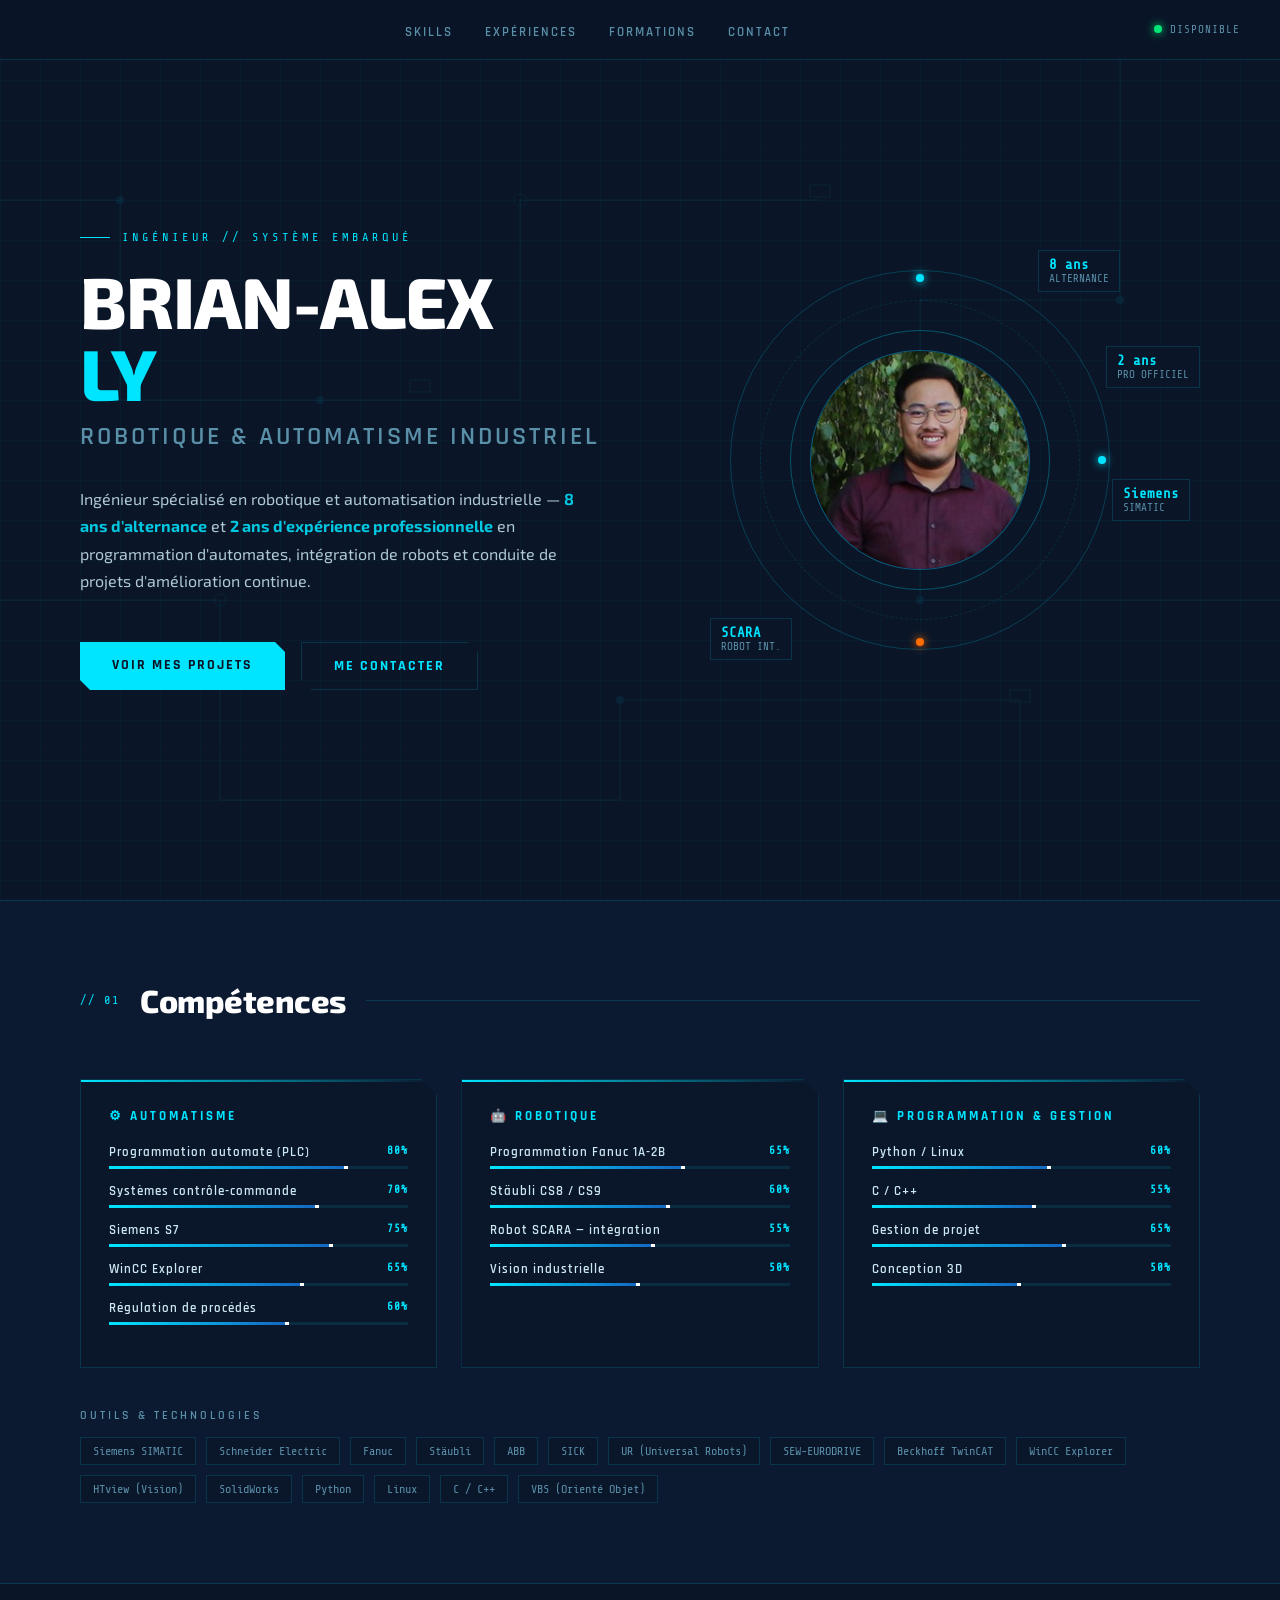
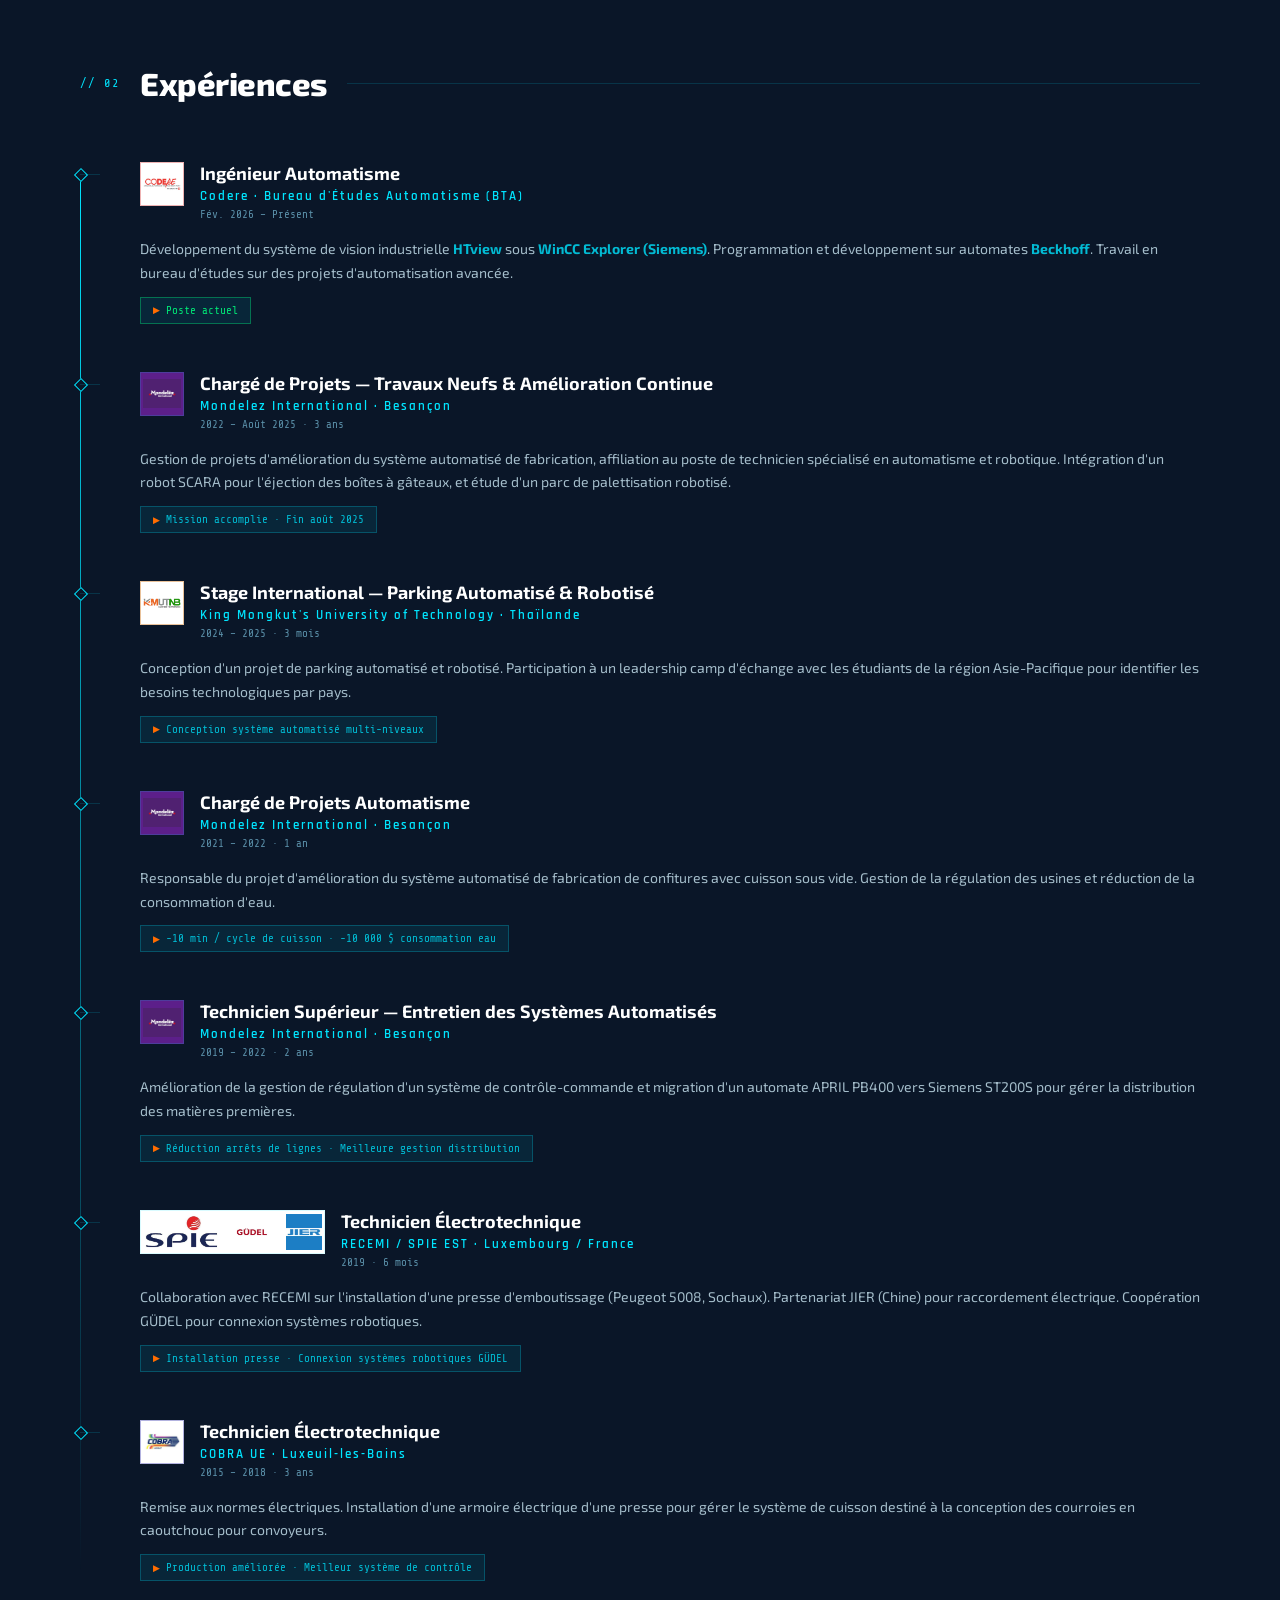
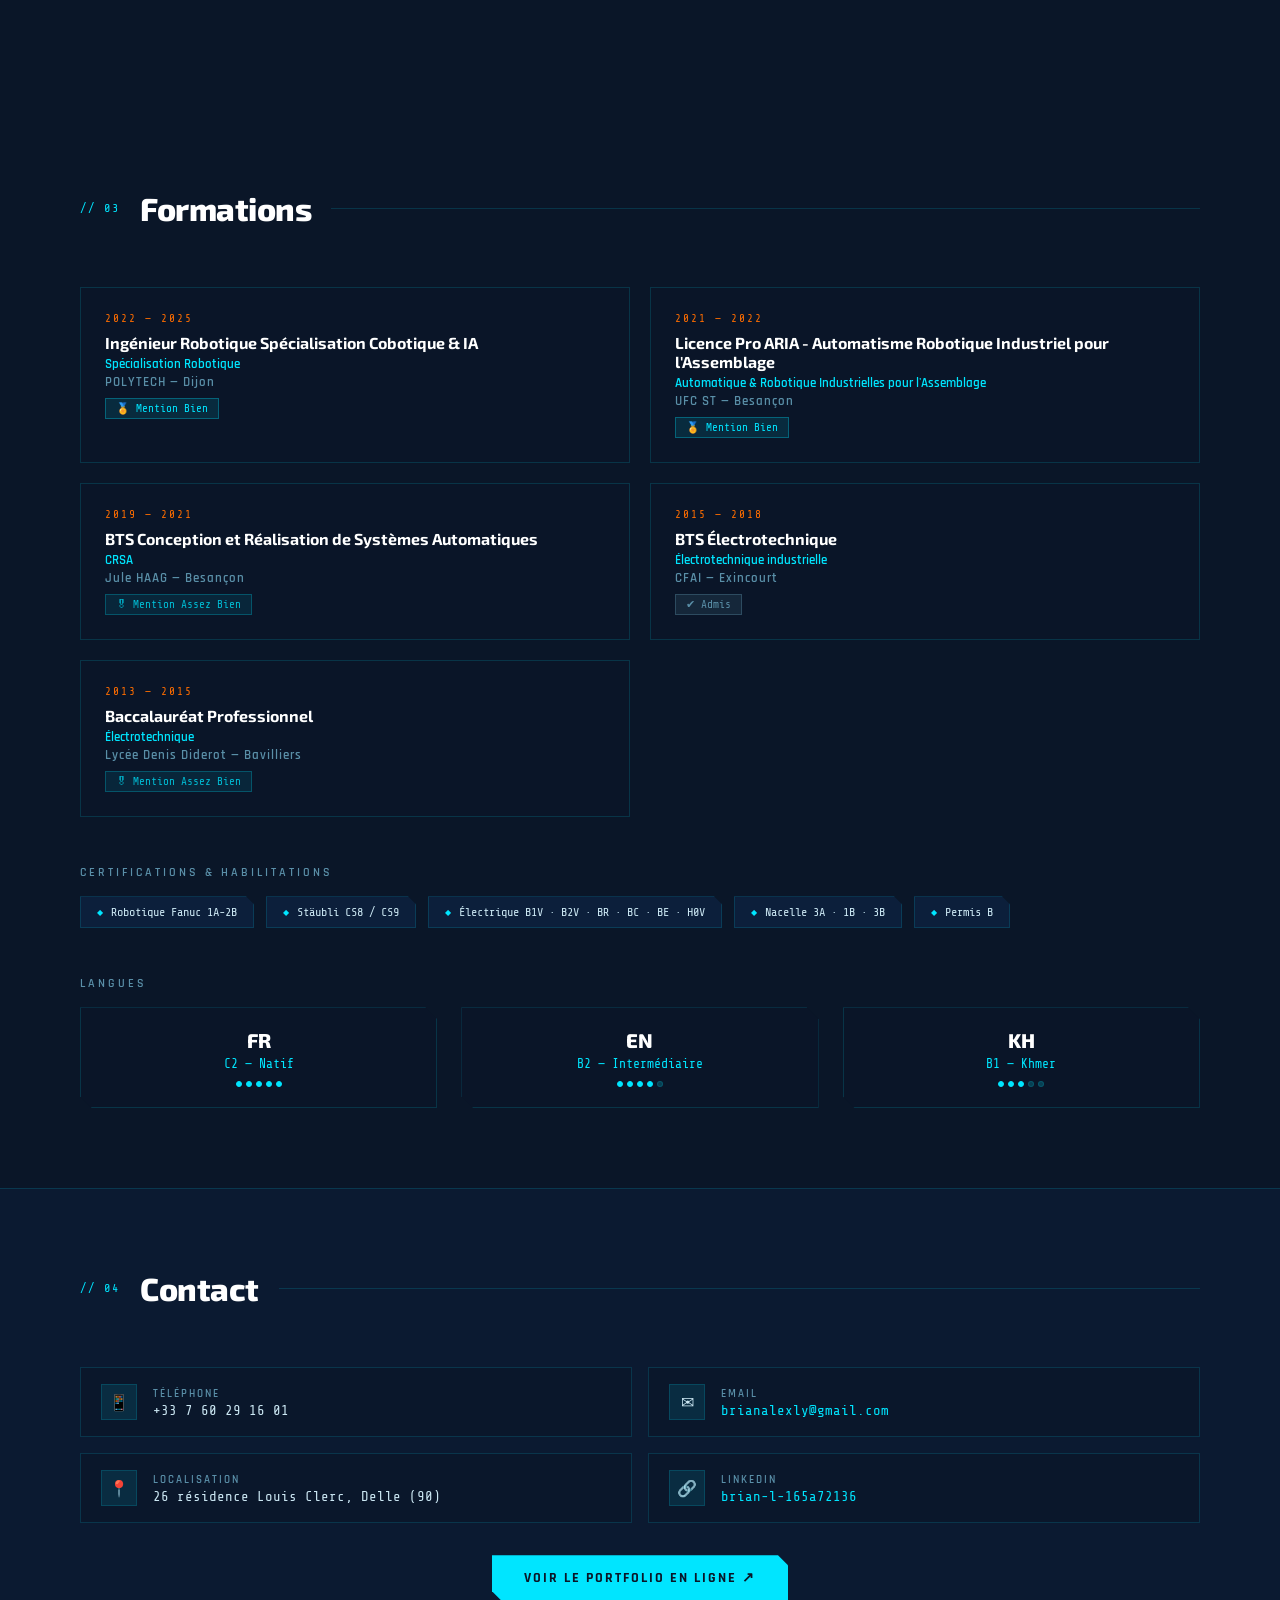
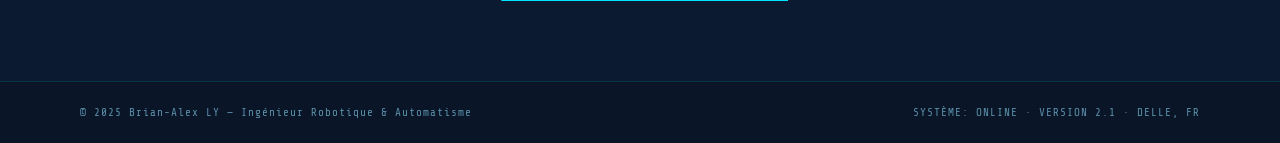
<file: index.html>
<!DOCTYPE html>
<html lang="fr">
<head>
<meta charset="UTF-8">
<meta name="viewport" content="width=device-width, initial-scale=1.0">
<title>Brian-Alex LY — Ingénieur Robotique & Automatisme</title>
<link href="https://fonts.googleapis.com/css2?family=Share+Tech+Mono&family=Rajdhani:wght@400;500;600;700&family=Exo+2:wght@300;400;600;800&display=swap" rel="stylesheet">
<style>
  :root {
    --cyan: #00e5ff;
    --blue: #1565c0;
    --dark-blue: #0a1628;
    --mid-blue: #0d2240;
    --accent: #00bcd4;
    --orange: #ff6d00;
    --text: #cce8f4;
    --muted: #5a8fa8;
    --grid: rgba(0,229,255,0.04);
    --border: rgba(0,229,255,0.15);
  }

  * { margin: 0; padding: 0; box-sizing: border-box; }

  html { scroll-behavior: smooth; }

  body {
    background: var(--dark-blue);
    color: var(--text);
    font-family: 'Exo 2', sans-serif;
    overflow-x: hidden;
  }

  /* GRID BACKGROUND */
  body::before {
    content: '';
    position: fixed;
    inset: 0;
    background-image:
      linear-gradient(rgba(0,229,255,0.03) 1px, transparent 1px),
      linear-gradient(90deg, rgba(0,229,255,0.03) 1px, transparent 1px);
    background-size: 40px 40px;
    pointer-events: none;
    z-index: 0;
  }

  /* CIRCUIT LINES */
  .circuit-bg {
    position: fixed;
    inset: 0;
    pointer-events: none;
    z-index: 0;
    overflow: hidden;
  }

  .circuit-bg svg {
    width: 100%;
    height: 100%;
    opacity: 0.07;
  }

  /* SCAN LINE */
  body::after {
    content: '';
    position: fixed;
    top: -100%;
    left: 0;
    right: 0;
    height: 2px;
    background: linear-gradient(90deg, transparent, var(--cyan), transparent);
    animation: scan 8s linear infinite;
    z-index: 1;
    pointer-events: none;
  }

  @keyframes scan {
    0% { top: -2px; opacity: 0.6; }
    100% { top: 100vh; opacity: 0; }
  }

  /* NAVIGATION */
  nav {
    position: fixed;
    top: 0;
    left: 0;
    right: 0;
    z-index: 100;
    background: rgba(10,22,40,0.92);
    border-bottom: 1px solid var(--border);
    backdrop-filter: blur(10px);
    display: flex;
    align-items: center;
    justify-content: space-between;
    padding: 0 40px;
    height: 60px;
  }

  .nav-logo {
    font-family: 'Share Tech Mono', monospace;
    color: var(--cyan);
    font-size: 14px;
    letter-spacing: 2px;
  }

  .nav-logo span {
    color: var(--orange);
  }

  nav ul {
    list-style: none;
    display: flex;
    gap: 32px;
  }

  nav a {
    color: var(--muted);
    text-decoration: none;
    font-family: 'Rajdhani', sans-serif;
    font-size: 13px;
    letter-spacing: 2px;
    text-transform: uppercase;
    font-weight: 600;
    transition: color 0.2s;
    position: relative;
  }

  nav a::after {
    content: '';
    position: absolute;
    bottom: -4px;
    left: 0;
    right: 0;
    height: 1px;
    background: var(--cyan);
    transform: scaleX(0);
    transition: transform 0.2s;
  }

  nav a:hover { color: var(--cyan); }
  nav a:hover::after { transform: scaleX(1); }

  /* HUD CORNER */
  .hud-corner {
    font-family: 'Share Tech Mono', monospace;
    font-size: 11px;
    color: var(--muted);
    letter-spacing: 1px;
  }

  /* MAIN WRAPPER */
  main {
    position: relative;
    z-index: 2;
  }

  /* HERO */
  .hero {
    min-height: 100vh;
    display: flex;
    align-items: center;
    padding: 80px 80px 60px;
    position: relative;
    overflow: hidden;
  }

  .hero-content {
    flex: 1;
    max-width: 650px;
  }

  .hero-label {
    font-family: 'Share Tech Mono', monospace;
    font-size: 12px;
    color: var(--cyan);
    letter-spacing: 4px;
    text-transform: uppercase;
    margin-bottom: 20px;
    display: flex;
    align-items: center;
    gap: 12px;
  }

  .hero-label::before {
    content: '';
    display: inline-block;
    width: 30px;
    height: 1px;
    background: var(--cyan);
  }

  h1 {
    font-family: 'Exo 2', sans-serif;
    font-size: clamp(42px, 6vw, 72px);
    font-weight: 800;
    line-height: 1;
    letter-spacing: -1px;
    margin-bottom: 12px;
    color: #ffffff;
  }

  h1 .last-name {
    color: var(--cyan);
    display: block;
  }

  .hero-title {
    font-family: 'Rajdhani', sans-serif;
    font-size: clamp(18px, 2.5vw, 26px);
    font-weight: 600;
    color: var(--muted);
    letter-spacing: 3px;
    text-transform: uppercase;
    margin-bottom: 32px;
  }

  .hero-desc {
    font-size: 16px;
    line-height: 1.7;
    color: var(--text);
    max-width: 500px;
    margin-bottom: 48px;
    opacity: 0.85;
  }

  .hero-cta {
    display: flex;
    gap: 16px;
    flex-wrap: wrap;
  }

  .btn-primary {
    font-family: 'Rajdhani', sans-serif;
    font-size: 14px;
    font-weight: 700;
    letter-spacing: 2px;
    text-transform: uppercase;
    padding: 14px 32px;
    background: var(--cyan);
    color: var(--dark-blue);
    border: none;
    cursor: pointer;
    clip-path: polygon(0 0, calc(100% - 10px) 0, 100% 10px, 100% 100%, 10px 100%, 0 calc(100% - 10px));
    transition: all 0.2s;
    text-decoration: none;
    display: inline-block;
  }

  .btn-primary:hover {
    background: #fff;
    transform: translateY(-2px);
  }

  .btn-ghost {
    font-family: 'Rajdhani', sans-serif;
    font-size: 14px;
    font-weight: 700;
    letter-spacing: 2px;
    text-transform: uppercase;
    padding: 14px 32px;
    background: transparent;
    color: var(--cyan);
    border: 1px solid var(--border);
    cursor: pointer;
    clip-path: polygon(0 0, calc(100% - 10px) 0, 100% 10px, 100% 100%, 10px 100%, 0 calc(100% - 10px));
    transition: all 0.2s;
    text-decoration: none;
    display: inline-block;
  }

  .btn-ghost:hover {
    background: rgba(0,229,255,0.08);
    border-color: var(--cyan);
    transform: translateY(-2px);
  }

  /* HERO VISUAL */
  .hero-visual {
    flex: 1;
    display: flex;
    justify-content: center;
    align-items: center;
    position: relative;
  }

  .robot-hud {
    position: relative;
    width: 380px;
    height: 380px;
  }

  .hud-ring {
    position: absolute;
    border-radius: 50%;
    border: 1px solid var(--border);
  }

  .hud-ring-1 {
    inset: 0;
    border-color: rgba(0,229,255,0.2);
    animation: spin-slow 20s linear infinite;
  }

  .hud-ring-2 {
    inset: 30px;
    border-color: rgba(0,229,255,0.12);
    animation: spin-slow 15s linear infinite reverse;
    border-style: dashed;
  }

  .hud-ring-3 {
    inset: 60px;
    border-color: rgba(0,229,255,0.3);
    animation: spin-slow 10s linear infinite;
  }

  @keyframes spin-slow {
    from { transform: rotate(0deg); }
    to { transform: rotate(360deg); }
  }

  .hud-center {
    position: absolute;
    inset: 80px;
    border-radius: 50%;
    background: var(--mid-blue);
    border: 1px solid rgba(0,229,255,0.3);
    display: flex;
    flex-direction: column;
    align-items: center;
    justify-content: center;
    font-family: 'Share Tech Mono', monospace;
  }

  .hud-center .hud-big {
    font-size: 48px;
    font-weight: 800;
    color: var(--cyan);
    font-family: 'Exo 2', sans-serif;
    line-height: 1;
  }

  .hud-center .hud-small {
    font-size: 11px;
    color: var(--muted);
    letter-spacing: 2px;
    margin-top: 4px;
  }

  .hud-dot {
    position: absolute;
    width: 8px;
    height: 8px;
    border-radius: 50%;
    background: var(--cyan);
    box-shadow: 0 0 8px var(--cyan);
  }

  .hud-stat {
    position: absolute;
    font-family: 'Share Tech Mono', monospace;
    font-size: 11px;
    color: var(--muted);
    background: rgba(10,22,40,0.9);
    border: 1px solid var(--border);
    padding: 6px 10px;
    white-space: nowrap;
  }

  .hud-stat strong { color: var(--cyan); display: block; font-size: 14px; }

  /* SECTION */
  section {
    padding: 80px 80px;
    position: relative;
    z-index: 2;
  }

  .section-header {
    display: flex;
    align-items: center;
    gap: 20px;
    margin-bottom: 60px;
  }

  .section-num {
    font-family: 'Share Tech Mono', monospace;
    font-size: 12px;
    color: var(--cyan);
    letter-spacing: 2px;
  }

  h2 {
    font-family: 'Exo 2', sans-serif;
    font-size: 32px;
    font-weight: 800;
    color: #fff;
    letter-spacing: -0.5px;
  }

  .section-line {
    flex: 1;
    height: 1px;
    background: var(--border);
  }

  /* SKILLS SECTION */
  #competences {
    background: rgba(13,34,64,0.4);
    border-top: 1px solid var(--border);
    border-bottom: 1px solid var(--border);
  }

  .skills-grid {
    display: grid;
    grid-template-columns: repeat(3, 1fr);
    gap: 24px;
  }

  .skill-category {
    background: rgba(10,22,40,0.6);
    border: 1px solid var(--border);
    padding: 28px;
    clip-path: polygon(0 0, calc(100% - 16px) 0, 100% 16px, 100% 100%, 0 100%);
    position: relative;
  }

  .skill-category::before {
    content: '';
    position: absolute;
    top: 0;
    left: 0;
    right: 0;
    height: 2px;
    background: linear-gradient(90deg, var(--cyan), transparent);
  }

  .skill-cat-title {
    font-family: 'Rajdhani', sans-serif;
    font-size: 13px;
    font-weight: 700;
    letter-spacing: 3px;
    text-transform: uppercase;
    color: var(--cyan);
    margin-bottom: 20px;
    display: flex;
    align-items: center;
    gap: 8px;
  }

  .skill-cat-title i {
    width: 20px;
    height: 20px;
    color: var(--orange);
  }

  .skill-item {
    margin-bottom: 14px;
  }

  .skill-name {
    font-size: 13px;
    color: var(--text);
    margin-bottom: 6px;
    display: flex;
    justify-content: space-between;
    font-family: 'Rajdhani', sans-serif;
    font-weight: 600;
    letter-spacing: 1px;
  }

  .skill-pct { color: var(--cyan); font-family: 'Share Tech Mono', monospace; font-size: 11px; }

  .skill-bar {
    height: 3px;
    background: rgba(0,229,255,0.1);
    position: relative;
    overflow: hidden;
  }

  .skill-fill {
    height: 100%;
    background: linear-gradient(90deg, var(--cyan), var(--blue));
    transition: width 1.2s ease;
    position: relative;
  }

  .skill-fill::after {
    content: '';
    position: absolute;
    right: 0;
    top: -2px;
    width: 4px;
    height: 7px;
    background: #fff;
  }

  /* EXPERIENCE */
  .timeline {
    position: relative;
    padding-left: 40px;
  }

  .timeline::before {
    content: '';
    position: absolute;
    left: 0;
    top: 8px;
    bottom: 8px;
    width: 1px;
    background: linear-gradient(180deg, var(--cyan), transparent);
  }

  .timeline-item {
    position: relative;
    margin-bottom: 48px;
    padding-left: 20px;
  }

  .timeline-item::before {
    content: '';
    position: absolute;
    left: -44px;
    top: 8px;
    width: 8px;
    height: 8px;
    border: 1px solid var(--cyan);
    background: var(--dark-blue);
    transform: rotate(45deg);
  }

  .timeline-item::after {
    content: '';
    position: absolute;
    left: -40px;
    top: 12px;
    width: 20px;
    height: 1px;
    background: var(--border);
  }

  .exp-header {
    display: flex;
    align-items: flex-start;
    gap: 16px;
    margin-bottom: 16px;
  }

  .exp-logo {
    width: 44px;
    height: 44px;
    background: rgba(0,229,255,0.08);
    border: 1px solid var(--border);
    display: flex;
    align-items: center;
    justify-content: center;
    font-family: 'Share Tech Mono', monospace;
    font-size: 11px;
    color: var(--cyan);
    flex-shrink: 0;
  }

  .exp-meta {
    flex: 1;
  }

  .exp-title {
    font-family: 'Exo 2', sans-serif;
    font-size: 18px;
    font-weight: 700;
    color: #fff;
    margin-bottom: 4px;
  }

  .exp-company {
    font-family: 'Rajdhani', sans-serif;
    font-size: 13px;
    color: var(--cyan);
    letter-spacing: 2px;
    font-weight: 600;
  }

  .exp-period {
    font-family: 'Share Tech Mono', monospace;
    font-size: 11px;
    color: var(--muted);
    margin-top: 4px;
  }

  .exp-body {
    font-size: 14px;
    line-height: 1.7;
    color: var(--text);
    opacity: 0.8;
    margin-bottom: 12px;
  }

  .result-badge {
    display: inline-flex;
    align-items: center;
    gap: 6px;
    background: rgba(0,188,212,0.1);
    border: 1px solid rgba(0,188,212,0.3);
    padding: 6px 12px;
    font-family: 'Share Tech Mono', monospace;
    font-size: 11px;
    color: var(--accent);
  }

  .result-badge::before {
    content: '▶';
    color: var(--orange);
    font-size: 9px;
  }

  /* FORMATION */
  .edu-grid {
    display: grid;
    grid-template-columns: repeat(2, 1fr);
    gap: 20px;
  }

  .edu-card {
    background: rgba(10,22,40,0.6);
    border: 1px solid var(--border);
    padding: 24px;
    position: relative;
    overflow: hidden;
    transition: border-color 0.2s, transform 0.2s;
  }

  .edu-card:hover {
    border-color: rgba(0,229,255,0.4);
    transform: translateY(-2px);
  }

  .edu-card::before {
    content: '';
    position: absolute;
    bottom: 0;
    left: 0;
    right: 0;
    height: 2px;
    background: linear-gradient(90deg, transparent, var(--cyan), transparent);
    opacity: 0;
    transition: opacity 0.2s;
  }

  .edu-card:hover::before { opacity: 1; }

  .edu-year {
    font-family: 'Share Tech Mono', monospace;
    font-size: 11px;
    color: var(--orange);
    margin-bottom: 8px;
    letter-spacing: 2px;
  }

  .edu-degree {
    font-family: 'Exo 2', sans-serif;
    font-size: 16px;
    font-weight: 700;
    color: #fff;
    margin-bottom: 4px;
  }

  .edu-school {
    font-size: 13px;
    color: var(--muted);
    font-family: 'Rajdhani', sans-serif;
    font-weight: 600;
    letter-spacing: 1px;
  }

  /* CERTIFICATIONS */
  .cert-grid {
    display: flex;
    flex-wrap: wrap;
    gap: 12px;
  }

  .cert-tag {
    display: inline-flex;
    align-items: center;
    gap: 8px;
    background: rgba(13,34,64,0.8);
    border: 1px solid var(--border);
    padding: 8px 16px;
    font-family: 'Share Tech Mono', monospace;
    font-size: 12px;
    color: var(--text);
    clip-path: polygon(0 0, calc(100% - 8px) 0, 100% 8px, 100% 100%, 0 100%);
  }

  .cert-tag::before {
    content: '◆';
    color: var(--cyan);
    font-size: 8px;
  }

  /* LANGUES */
  .lang-grid {
    display: flex;
    gap: 24px;
    flex-wrap: wrap;
  }

  .lang-card {
    flex: 1;
    min-width: 140px;
    background: rgba(10,22,40,0.6);
    border: 1px solid var(--border);
    padding: 20px;
    text-align: center;
    clip-path: polygon(0 0, calc(100% - 12px) 0, 100% 12px, 100% 100%, 12px 100%, 0 calc(100% - 12px));
  }

  .lang-name {
    font-family: 'Exo 2', sans-serif;
    font-size: 20px;
    font-weight: 800;
    color: #fff;
    margin-bottom: 4px;
  }

  .lang-level {
    font-family: 'Share Tech Mono', monospace;
    font-size: 13px;
    color: var(--cyan);
  }

  .lang-dots {
    display: flex;
    justify-content: center;
    gap: 4px;
    margin-top: 10px;
  }

  .lang-dot {
    width: 6px;
    height: 6px;
    border-radius: 50%;
    background: rgba(0,229,255,0.2);
    border: 1px solid var(--border);
  }

  .lang-dot.active { background: var(--cyan); border-color: var(--cyan); }

  /* CONTACT */
  #contact {
    background: rgba(13,34,64,0.4);
    border-top: 1px solid var(--border);
  }

  .contact-grid {
    display: grid;
    grid-template-columns: repeat(2, 1fr);
    gap: 16px;
  }

  .contact-item {
    display: flex;
    align-items: center;
    gap: 16px;
    background: rgba(10,22,40,0.6);
    border: 1px solid var(--border);
    padding: 16px 20px;
    transition: border-color 0.2s;
  }

  .contact-item:hover { border-color: rgba(0,229,255,0.4); }

  .contact-icon {
    width: 36px;
    height: 36px;
    background: rgba(0,229,255,0.1);
    border: 1px solid var(--border);
    display: flex;
    align-items: center;
    justify-content: center;
    font-size: 16px;
    flex-shrink: 0;
  }

  .contact-label {
    font-family: 'Rajdhani', sans-serif;
    font-size: 11px;
    letter-spacing: 2px;
    text-transform: uppercase;
    color: var(--muted);
    margin-bottom: 2px;
    font-weight: 600;
  }

  .contact-value {
    font-size: 14px;
    color: var(--text);
    font-family: 'Share Tech Mono', monospace;
  }

  .contact-value a {
    color: var(--cyan);
    text-decoration: none;
  }

  /* TOOLS */
  .tools-grid {
    display: flex;
    flex-wrap: wrap;
    gap: 10px;
  }

  .tool-tag {
    font-family: 'Share Tech Mono', monospace;
    font-size: 12px;
    color: var(--muted);
    background: rgba(10,22,40,0.6);
    border: 1px solid var(--border);
    padding: 6px 12px;
    transition: all 0.2s;
  }

  .tool-tag:hover {
    color: var(--cyan);
    border-color: rgba(0,229,255,0.3);
    background: rgba(0,229,255,0.05);
  }

  /* FOOTER */
  footer {
    position: relative;
    z-index: 2;
    border-top: 1px solid var(--border);
    padding: 24px 80px;
    display: flex;
    justify-content: space-between;
    align-items: center;
  }

  footer p {
    font-family: 'Share Tech Mono', monospace;
    font-size: 11px;
    color: var(--muted);
    letter-spacing: 1px;
  }

  /* GLITCH EFFECT */
  @keyframes glitch {
    0%, 100% { clip-path: none; transform: none; }
    20% { clip-path: inset(20% 0 60% 0); transform: translateX(-3px); }
    40% { clip-path: inset(60% 0 10% 0); transform: translateX(3px); }
    60% { clip-path: inset(40% 0 30% 0); transform: translateX(-2px); }
  }

  .glitch {
    position: relative;
    display: inline-block;
  }

  /* ANIMATE IN */
  .fade-in {
    opacity: 0;
    transform: translateY(20px);
    transition: opacity 0.6s ease, transform 0.6s ease;
  }

  .fade-in.visible {
    opacity: 1;
    transform: translateY(0);
  }

  /* STATUS INDICATOR */
  .status-dot {
    display: inline-block;
    width: 8px;
    height: 8px;
    border-radius: 50%;
    background: #00e676;
    box-shadow: 0 0 8px #00e676;
    animation: blink 2s ease-in-out infinite;
    margin-right: 8px;
  }

  @keyframes blink {
    0%, 100% { opacity: 1; }
    50% { opacity: 0.3; }
  }

  /* RESPONSIVE */
  @media (max-width: 900px) {
    section, .hero { padding: 60px 24px; }
    nav { padding: 0 24px; }
    nav ul { gap: 16px; }
    .hero { flex-direction: column; gap: 48px; }
    .hero-visual { order: -1; }
    .robot-hud { width: 260px; height: 260px; }
    .hud-center { inset: 55px; }
    .skills-grid { grid-template-columns: 1fr; }
    .edu-grid { grid-template-columns: 1fr; }
    .contact-grid { grid-template-columns: 1fr; }
    footer { padding: 20px 24px; flex-direction: column; gap: 8px; text-align: center; }
  }
</style>
</head>
<body>

<!-- Circuit background -->
<div class="circuit-bg">
  <svg viewBox="0 0 1440 900" preserveAspectRatio="xMidYMid slice" xmlns="http://www.w3.org/2000/svg">
    <path d="M 0 200 L 200 200 L 200 400 L 400 400" stroke="#00e5ff" stroke-width="1" fill="none"/>
    <circle cx="200" cy="200" r="4" fill="#00e5ff"/>
    <circle cx="400" cy="400" r="4" fill="#00e5ff"/>
    <path d="M 400 400 L 600 400 L 600 200 L 900 200" stroke="#00e5ff" stroke-width="1" fill="none"/>
    <circle cx="600" cy="200" r="6" fill="none" stroke="#00e5ff" stroke-width="1"/>
    <path d="M 1200 0 L 1200 300 L 1000 300 L 1000 600 L 1440 600" stroke="#00e5ff" stroke-width="1" fill="none"/>
    <circle cx="1200" cy="300" r="4" fill="#00e5ff"/>
    <circle cx="1000" cy="600" r="4" fill="#00e5ff"/>
    <path d="M 0 600 L 300 600 L 300 800 L 700 800" stroke="#00e5ff" stroke-width="1" fill="none"/>
    <circle cx="300" cy="600" r="6" fill="none" stroke="#00e5ff" stroke-width="1"/>
    <path d="M 700 800 L 700 700 L 1100 700 L 1100 900" stroke="#00e5ff" stroke-width="1" fill="none"/>
    <circle cx="700" cy="700" r="4" fill="#00e5ff"/>
    <rect x="490" y="380" width="20" height="12" fill="none" stroke="#00e5ff" stroke-width="1"/>
    <rect x="890" y="185" width="20" height="12" fill="none" stroke="#00e5ff" stroke-width="1"/>
    <rect x="1090" y="690" width="20" height="12" fill="none" stroke="#00e5ff" stroke-width="1"/>
    <path d="M 800 0 L 800 150 L 1100 150" stroke="#00e5ff" stroke-width="0.5" stroke-dasharray="4,4" fill="none" opacity="0.5"/>
    <path d="M 100 900 L 100 750 L 500 750" stroke="#00e5ff" stroke-width="0.5" stroke-dasharray="4,4" fill="none" opacity="0.5"/>
  </svg>
</div>

<!-- Navigation -->
<nav>
  <div class="nav-logo"></div>
  <ul>
    <li><a href="#competences">Skills</a></li>
    <li><a href="#experience">Expériences</a></li>
    <li><a href="#formations">Formations</a></li>
    <li><a href="#contact">Contact</a></li>
  </ul>
  <div class="hud-corner"><span class="status-dot"></span>DISPONIBLE</div>
</nav>

<!-- Hero -->
<main>
<section class="hero">
  <div class="hero-content">
    <div class="hero-label">
      <span>Ingénieur // Système embarqué</span>
    </div>
    <h1>
      BRIAN-ALEX
      <span class="last-name">LY</span>
    </h1>
    <div class="hero-title">Robotique &amp; Automatisme Industriel</div>
    <p class="hero-desc">
      Ingénieur spécialisé en robotique et automatisation industrielle — <strong style="color:var(--cyan)">8 ans d'alternance</strong> et <strong style="color:var(--cyan)">2 ans d'expérience professionnelle</strong> en programmation d'automates, intégration de robots et conduite de projets d'amélioration continue.
    </p>
    <div class="hero-cta">
      <a href="#experience" class="btn-primary">Voir mes projets</a>
      <a href="mailto:brianalexly@gmail.com" class="btn-ghost">Me contacter</a>
    </div>
  </div>

  <div class="hero-visual">
    <div class="robot-hud">
      <div class="hud-ring hud-ring-1"></div>
      <div class="hud-ring hud-ring-2"></div>
      <div class="hud-ring hud-ring-3"></div>
      <div class="hud-center" style="overflow:hidden; border-radius:50%;">
        <img src="[data-uri]" alt="Brian-Alex LY" style="width:100%;height:100%;object-fit:cover;object-position:top center;border-radius:50%;" />
      </div>
      <!-- Dots on rings -->
      <div class="hud-dot" style="top: 4px; left: 50%; margin-left: -4px;"></div>
      <div class="hud-dot" style="bottom: 4px; left: 50%; margin-left: -4px; background: var(--orange);box-shadow:0 0 8px var(--orange);"></div>
      <div class="hud-dot" style="right: 4px; top: 50%; margin-top: -4px;"></div>
      <!-- HUD Stats floating -->
      <div class="hud-stat" style="top: -20px; right: -10px;">
        <strong>8 ans</strong>ALTERNANCE
      </div>
      <div class="hud-stat" style="bottom: -10px; left: -20px;">
        <strong>SCARA</strong>ROBOT INT.
      </div>
      <div class="hud-stat" style="top: 20%; right: -90px;">
        <strong>2 ans</strong>PRO OFFICIEL
      </div>
      <div class="hud-stat" style="top: 55%; right: -80px;">
        <strong>Siemens</strong>SIMATIC
      </div>
    </div>
  </div>
</section>

<!-- Compétences -->
<section id="competences">
  <div class="section-header">
    <span class="section-num">// 01</span>
    <h2>Compétences</h2>
    <div class="section-line"></div>
  </div>

  <div class="skills-grid">
    <div class="skill-category fade-in">
      <div class="skill-cat-title">⚙ Automatisme</div>
      <div class="skill-item">
        <div class="skill-name">Programmation automate (PLC) <span class="skill-pct">80%</span></div>
        <div class="skill-bar"><div class="skill-fill" data-width="80" style="width:0%"></div></div>
      </div>
      <div class="skill-item">
        <div class="skill-name">Systèmes contrôle-commande <span class="skill-pct">70%</span></div>
        <div class="skill-bar"><div class="skill-fill" data-width="70" style="width:0%"></div></div>
      </div>
      <div class="skill-item">
        <div class="skill-name">Siemens S7 <span class="skill-pct">75%</span></div>
        <div class="skill-bar"><div class="skill-fill" data-width="75" style="width:0%"></div></div>
      </div>
      <div class="skill-item">
        <div class="skill-name">WinCC Explorer <span class="skill-pct">65%</span></div>
        <div class="skill-bar"><div class="skill-fill" data-width="65" style="width:0%"></div></div>
      </div>
      <div class="skill-item">
        <div class="skill-name">Régulation de procédés <span class="skill-pct">60%</span></div>
        <div class="skill-bar"><div class="skill-fill" data-width="60" style="width:0%"></div></div>
      </div>
    </div>

    <div class="skill-category fade-in" style="transition-delay:0.1s">
      <div class="skill-cat-title">🤖 Robotique</div>
      <div class="skill-item">
        <div class="skill-name">Programmation Fanuc 1A-2B <span class="skill-pct">65%</span></div>
        <div class="skill-bar"><div class="skill-fill" data-width="65" style="width:0%"></div></div>
      </div>
      <div class="skill-item">
        <div class="skill-name">Stäubli CS8 / CS9 <span class="skill-pct">60%</span></div>
        <div class="skill-bar"><div class="skill-fill" data-width="60" style="width:0%"></div></div>
      </div>
      <div class="skill-item">
        <div class="skill-name">Robot SCARA — intégration <span class="skill-pct">55%</span></div>
        <div class="skill-bar"><div class="skill-fill" data-width="55" style="width:0%"></div></div>
      </div>
      <div class="skill-item">
        <div class="skill-name">Vision industrielle <span class="skill-pct">50%</span></div>
        <div class="skill-bar"><div class="skill-fill" data-width="50" style="width:0%"></div></div>
      </div>
    </div>

    <div class="skill-category fade-in" style="transition-delay:0.2s">
      <div class="skill-cat-title">💻 Programmation &amp; Gestion</div>
      <div class="skill-item">
        <div class="skill-name">Python / Linux <span class="skill-pct">60%</span></div>
        <div class="skill-bar"><div class="skill-fill" data-width="60" style="width:0%"></div></div>
      </div>
      <div class="skill-item">
        <div class="skill-name">C / C++ <span class="skill-pct">55%</span></div>
        <div class="skill-bar"><div class="skill-fill" data-width="55" style="width:0%"></div></div>
      </div>
      <div class="skill-item">
        <div class="skill-name">Gestion de projet <span class="skill-pct">65%</span></div>
        <div class="skill-bar"><div class="skill-fill" data-width="65" style="width:0%"></div></div>
      </div>
      <div class="skill-item">
        <div class="skill-name">Conception 3D <span class="skill-pct">50%</span></div>
        <div class="skill-bar"><div class="skill-fill" data-width="50" style="width:0%"></div></div>
      </div>
    </div>
  </div>

  <!-- Tools -->
  <div style="margin-top: 40px;">
    <div style="font-family:'Rajdhani',sans-serif;font-size:12px;letter-spacing:3px;color:var(--muted);text-transform:uppercase;font-weight:600;margin-bottom:14px;">Outils &amp; Technologies</div>
    <div class="tools-grid">
      <span class="tool-tag">Siemens SIMATIC</span>
      <span class="tool-tag">Schneider Electric</span>
      <span class="tool-tag">Fanuc</span>
      <span class="tool-tag">Stäubli</span>
      <span class="tool-tag">ABB</span>
      <span class="tool-tag">SICK</span>
      <span class="tool-tag">UR (Universal Robots)</span>
      <span class="tool-tag">SEW-EURODRIVE</span>
      <span class="tool-tag">Beckhoff TwinCAT</span>
      <span class="tool-tag">WinCC Explorer</span>
      <span class="tool-tag">HTview (Vision)</span>
      <span class="tool-tag">SolidWorks</span>
      <span class="tool-tag">Python</span>
      <span class="tool-tag">Linux</span>
      <span class="tool-tag">C / C++</span>
      <span class="tool-tag">VBS (Orienté Objet)</span>
    </div>
  </div>
</section>

<!-- Experience -->
<section id="experience">
  <div class="section-header">
    <span class="section-num">// 02</span>
    <h2>Expériences</h2>
    <div class="section-line"></div>
  </div>

  <div class="timeline">

    <div class="timeline-item fade-in">
      <div class="exp-header">
        <div class="exp-logo" style="background:#fff;padding:3px;overflow:hidden;border-color:rgba(200,0,0,0.3);">
          <img src="[data-uri]" alt="Codere" style="width:38px;height:38px;object-fit:contain;" />
        </div>
        <div class="exp-meta">
          <div class="exp-title">Ingénieur Automatisme</div>
          <div class="exp-company">Codere · Bureau d'Études Automatisme (BTA)</div>
          <div class="exp-period">Fév. 2026 – Présent</div>
        </div>
      </div>
      <p class="exp-body">
        Développement du système de vision industrielle <strong style="color:var(--cyan)">HTview</strong> sous <strong style="color:var(--cyan)">WinCC Explorer (Siemens)</strong>. Programmation et développement sur automates <strong style="color:var(--cyan)">Beckhoff</strong>. Travail en bureau d'études sur des projets d'automatisation avancée.
      </p>
      <span class="result-badge" style="border-color:rgba(0,230,118,0.4);color:#00e676;">Poste actuel</span>
    </div>

    <div class="timeline-item fade-in">
      <div class="exp-header">
        <div class="exp-logo" style="background:#5c1f8a;padding:3px;overflow:hidden;">
          <img src="[data-uri]" alt="Mondelez" style="width:38px;height:38px;object-fit:contain;" />
        </div>
        <div class="exp-meta">
          <div class="exp-title">Chargé de Projets — Travaux Neufs &amp; Amélioration Continue</div>
          <div class="exp-company">Mondelez International · Besançon</div>
          <div class="exp-period">2022 – Août 2025 · 3 ans</div>
        </div>
      </div>
      <p class="exp-body">
        Gestion de projets d'amélioration du système automatisé de fabrication, affiliation au poste de technicien spécialisé en automatisme et robotique. Intégration d'un robot SCARA pour l'éjection des boîtes à gâteaux, et étude d'un parc de palettisation robotisé.
      </p>
      <span class="result-badge">Mission accomplie · Fin août 2025</span>
    </div>

    <div class="timeline-item fade-in" style="transition-delay:0.1s">
      <div class="exp-header">
        <div class="exp-logo" style="background:#fff;padding:3px;overflow:hidden;border-color:rgba(200,100,0,0.4);">
          <img src="[data-uri]" alt="KMUTNB" style="width:38px;height:38px;object-fit:contain;" />
        </div>
        <div class="exp-meta">
          <div class="exp-title">Stage International — Parking Automatisé &amp; Robotisé</div>
          <div class="exp-company">King Mongkut's University of Technology · Thaïlande</div>
          <div class="exp-period">2024 – 2025 · 3 mois</div>
        </div>
      </div>
      <p class="exp-body">
        Conception d'un projet de parking automatisé et robotisé. Participation à un leadership camp d'échange avec les étudiants de la région Asie-Pacifique pour identifier les besoins technologiques par pays.
      </p>
      <span class="result-badge">Conception système automatisé multi-niveaux</span>
    </div>

    <div class="timeline-item fade-in" style="transition-delay:0.15s">
      <div class="exp-header">
        <div class="exp-logo" style="background:#5c1f8a;padding:3px;overflow:hidden;">
          <img src="[data-uri]" alt="Mondelez" style="width:38px;height:38px;object-fit:contain;" />
        </div>
        <div class="exp-meta">
          <div class="exp-title">Chargé de Projets Automatisme</div>
          <div class="exp-company">Mondelez International · Besançon</div>
          <div class="exp-period">2021 – 2022 · 1 an</div>
        </div>
      </div>
      <p class="exp-body">
        Responsable du projet d'amélioration du système automatisé de fabrication de confitures avec cuisson sous vide. Gestion de la régulation des usines et réduction de la consommation d'eau.
      </p>
      <span class="result-badge">-10 min / cycle de cuisson · -10 000 $ consommation eau</span>
    </div>

    <div class="timeline-item fade-in" style="transition-delay:0.2s">
      <div class="exp-header">
        <div class="exp-logo" style="background:#5c1f8a;padding:3px;overflow:hidden;">
          <img src="[data-uri]" alt="Mondelez" style="width:38px;height:38px;object-fit:contain;" />
        </div>
        <div class="exp-meta">
          <div class="exp-title">Technicien Supérieur — Entretien des Systèmes Automatisés</div>
          <div class="exp-company">Mondelez International · Besançon</div>
          <div class="exp-period">2019 – 2022 · 2 ans</div>
        </div>
      </div>
      <p class="exp-body">
        Amélioration de la gestion de régulation d'un système de contrôle-commande et migration d'un automate APRIL PB400 vers Siemens ST200S pour gérer la distribution des matières premières.
      </p>
      <span class="result-badge">Réduction arrêts de lignes · Meilleure gestion distribution</span>
    </div>

    <div class="timeline-item fade-in" style="transition-delay:0.25s">
      <div class="exp-header">
        <div class="exp-logo" style="background:#fff;padding:2px;overflow:hidden;width:auto;min-width:130px;display:flex;align-items:center;justify-content:center;gap:4px;">
          <img src="[data-uri]" alt="SPIE" style="height:36px;width:auto;object-fit:contain;" />
          <img src="[data-uri]" alt="Güdel" style="height:36px;width:auto;object-fit:contain;" />
          <img src="[data-uri]" alt="JIER" style="height:36px;width:auto;object-fit:contain;" />
        </div>
        <div class="exp-meta">
          <div class="exp-title">Technicien Électrotechnique</div>
          <div class="exp-company">RECEMI / SPIE EST · Luxembourg / France</div>
          <div class="exp-period">2019 · 6 mois</div>
        </div>
      </div>
      <p class="exp-body">
        Collaboration avec RECEMI sur l'installation d'une presse d'emboutissage (Peugeot 5008, Sochaux). Partenariat JIER (Chine) pour raccordement électrique. Coopération GÜDEL pour connexion systèmes robotiques.
      </p>
      <span class="result-badge">Installation presse · Connexion systèmes robotiques GÜDEL</span>
    </div>

    <div class="timeline-item fade-in" style="transition-delay:0.3s">
      <div class="exp-header">
        <div class="exp-logo" style="background:#fff;padding:3px;overflow:hidden;border-color:rgba(0,0,150,0.3);">
          <img src="[data-uri]" alt="Cobra Group" style="width:38px;height:38px;object-fit:contain;" />
        </div>
        <div class="exp-meta">
          <div class="exp-title">Technicien Électrotechnique</div>
          <div class="exp-company">COBRA UE · Luxeuil-les-Bains</div>
          <div class="exp-period">2015 – 2018 · 3 ans</div>
        </div>
      </div>
      <p class="exp-body">
        Remise aux normes électriques. Installation d'une armoire électrique d'une presse pour gérer le système de cuisson destiné à la conception des courroies en caoutchouc pour convoyeurs.
      </p>
      <span class="result-badge">Production améliorée · Meilleur système de contrôle</span>
    </div>

  </div>
</section>

<!-- Formations -->
<section id="formations">
  <div class="section-header">
    <span class="section-num">// 03</span>
    <h2>Formations</h2>
    <div class="section-line"></div>
  </div>

  <div class="edu-grid">
    <div class="edu-card fade-in">
      <div class="edu-year">2022 — 2025</div>
      <div class="edu-degree">Ingénieur Robotique Spécialisation Cobotique & IA </div>
      <div style="font-size:13px;color:var(--cyan);margin:4px 0 2px;font-family:'Rajdhani',sans-serif;font-weight:600;">Spécialisation Robotique</div>
      <div class="edu-school">POLYTECH — Dijon</div>
      <div style="margin-top:8px;display:inline-block;background:rgba(0,229,255,0.1);border:1px solid rgba(0,229,255,0.3);padding:3px 10px;font-family:'Share Tech Mono',monospace;font-size:11px;color:var(--cyan);">🏅 Mention Bien</div>
    </div>
    <div class="edu-card fade-in" style="transition-delay:0.05s">
      <div class="edu-year">2021 — 2022</div>
      <div class="edu-degree">Licence Pro ARIA - Automatisme Robotique Industriel pour l'Assemblage </div>
      <div style="font-size:13px;color:var(--cyan);margin:4px 0 2px;font-family:'Rajdhani',sans-serif;font-weight:600;">Automatique &amp; Robotique Industrielles pour l'Assemblage</div>
      <div class="edu-school">UFC ST — Besançon</div>
      <div style="margin-top:8px;display:inline-block;background:rgba(0,229,255,0.1);border:1px solid rgba(0,229,255,0.3);padding:3px 10px;font-family:'Share Tech Mono',monospace;font-size:11px;color:var(--cyan);">🏅 Mention Bien</div>
    </div>
    <div class="edu-card fade-in" style="transition-delay:0.1s">
      <div class="edu-year">2019 — 2021</div>
      <div class="edu-degree">BTS Conception et Réalisation de Systèmes Automatiques</div>
      <div style="font-size:13px;color:var(--cyan);margin:4px 0 2px;font-family:'Rajdhani',sans-serif;font-weight:600;">CRSA</div>
      <div class="edu-school">Jule HAAG — Besançon</div>
      <div style="margin-top:8px;display:inline-block;background:rgba(0,188,212,0.1);border:1px solid rgba(0,188,212,0.3);padding:3px 10px;font-family:'Share Tech Mono',monospace;font-size:11px;color:var(--accent);">🎖 Mention Assez Bien</div>
    </div>
    <div class="edu-card fade-in" style="transition-delay:0.15s">
      <div class="edu-year">2015 — 2018</div>
      <div class="edu-degree">BTS Électrotechnique</div>
      <div style="font-size:13px;color:var(--cyan);margin:4px 0 2px;font-family:'Rajdhani',sans-serif;font-weight:600;">Électrotechnique industrielle</div>
      <div class="edu-school">CFAI — Exincourt</div>
      <div style="margin-top:8px;display:inline-block;background:rgba(90,143,168,0.15);border:1px solid rgba(90,143,168,0.35);padding:3px 10px;font-family:'Share Tech Mono',monospace;font-size:11px;color:var(--muted);">✔ Admis</div>
    </div>

    <div class="edu-card fade-in" style="transition-delay:0.2s">
      <div class="edu-year">2013 — 2015</div>
      <div class="edu-degree">Baccalauréat Professionnel</div>
      <div style="font-size:13px;color:var(--cyan);margin:4px 0 2px;font-family:'Rajdhani',sans-serif;font-weight:600;">Électrotechnique</div>
      <div class="edu-school">Lycée Denis Diderot — Bavilliers</div>
      <div style="margin-top:8px;display:inline-block;background:rgba(0,188,212,0.1);border:1px solid rgba(0,188,212,0.3);padding:3px 10px;font-family:'Share Tech Mono',monospace;font-size:11px;color:var(--accent);">🎖 Mention Assez Bien</div>
    </div>
  </div>

  <!-- Certifications -->
  <div style="margin-top: 48px;">
    <div style="font-family:'Rajdhani',sans-serif;font-size:12px;letter-spacing:3px;color:var(--muted);text-transform:uppercase;font-weight:600;margin-bottom:16px;">Certifications &amp; Habilitations</div>
    <div class="cert-grid">
      <span class="cert-tag">Robotique Fanuc 1A-2B</span>
      <span class="cert-tag">Stäubli CS8 / CS9</span>
      <span class="cert-tag">Électrique B1V · B2V · BR · BC · BE · H0V</span>
      <span class="cert-tag">Nacelle 3A · 1B · 3B</span>
      <span class="cert-tag">Permis B</span>
    </div>
  </div>

  <!-- Langues -->
  <div style="margin-top: 48px;">
    <div style="font-family:'Rajdhani',sans-serif;font-size:12px;letter-spacing:3px;color:var(--muted);text-transform:uppercase;font-weight:600;margin-bottom:16px;">Langues</div>
    <div class="lang-grid">
      <div class="lang-card">
        <div class="lang-name">FR</div>
        <div class="lang-level">C2 — Natif</div>
        <div class="lang-dots">
          <div class="lang-dot active"></div>
          <div class="lang-dot active"></div>
          <div class="lang-dot active"></div>
          <div class="lang-dot active"></div>
          <div class="lang-dot active"></div>
        </div>
      </div>
      <div class="lang-card">
        <div class="lang-name">EN</div>
        <div class="lang-level">B2 — Intermédiaire</div>
        <div class="lang-dots">
          <div class="lang-dot active"></div>
          <div class="lang-dot active"></div>
          <div class="lang-dot active"></div>
          <div class="lang-dot active"></div>
          <div class="lang-dot"></div>
        </div>
      </div>
      <div class="lang-card">
        <div class="lang-name">KH</div>
        <div class="lang-level">B1 — Khmer</div>
        <div class="lang-dots">
          <div class="lang-dot active"></div>
          <div class="lang-dot active"></div>
          <div class="lang-dot active"></div>
          <div class="lang-dot"></div>
          <div class="lang-dot"></div>
        </div>
      </div>
    </div>
  </div>
</section>

<!-- Contact -->
<section id="contact">
  <div class="section-header">
    <span class="section-num">// 04</span>
    <h2>Contact</h2>
    <div class="section-line"></div>
  </div>

  <div class="contact-grid">
    <div class="contact-item">
      <div class="contact-icon">📱</div>
      <div>
        <div class="contact-label">Téléphone</div>
        <div class="contact-value">+33 7 60 29 16 01</div>
      </div>
    </div>
    <div class="contact-item">
      <div class="contact-icon">✉</div>
      <div>
        <div class="contact-label">Email</div>
        <div class="contact-value"><a href="mailto:brianalexly@gmail.com">brianalexly@gmail.com</a></div>
      </div>
    </div>
    <div class="contact-item">
      <div class="contact-icon">📍</div>
      <div>
        <div class="contact-label">Localisation</div>
        <div class="contact-value">26 résidence Louis Clerc, Delle (90)</div>
      </div>
    </div>
    <div class="contact-item">
      <div class="contact-icon">🔗</div>
      <div>
        <div class="contact-label">LinkedIn</div>
        <div class="contact-value"><a href="https://www.linkedin.com/in/brian-l-165a72136" target="_blank">brian-l-165a72136</a></div>
      </div>
    </div>
  </div>

  <div style="margin-top:32px;text-align:center;">
    <a href="https://baly1996.github.io" target="_blank" class="btn-primary">
      Voir le portfolio en ligne ↗
    </a>
  </div>
</section>
</main>

<footer>
  <p>© 2025 Brian-Alex LY — Ingénieur Robotique &amp; Automatisme</p>
  <p>SYSTÈME: ONLINE · VERSION 2.1 · DELLE, FR</p>
</footer>

<script>
// Skill bars animation
const observer = new IntersectionObserver((entries) => {
  entries.forEach(entry => {
    if (entry.isIntersecting) {
      entry.target.classList.add('visible');
      const bars = entry.target.querySelectorAll('.skill-fill');
      bars.forEach(bar => {
        bar.style.width = bar.dataset.width + '%';
      });
    }
  });
}, { threshold: 0.15 });

document.querySelectorAll('.fade-in').forEach(el => observer.observe(el));

// Animate skill bars when section enters view
const skillObs = new IntersectionObserver((entries) => {
  entries.forEach(entry => {
    if (entry.isIntersecting) {
      entry.target.querySelectorAll('.skill-fill').forEach(bar => {
        setTimeout(() => { bar.style.width = bar.dataset.width + '%'; }, 200);
      });
      skillObs.unobserve(entry.target);
    }
  });
}, { threshold: 0.2 });

document.querySelectorAll('.skill-category').forEach(el => skillObs.observe(el));

// Typing effect for hero label
const label = document.querySelector('.hero-label span');
const text = label.textContent;
label.textContent = '';
let i = 0;
const type = () => {
  if (i < text.length) {
    label.textContent += text[i++];
    setTimeout(type, 40);
  }
};
setTimeout(type, 500);

// HUD dots orbit
const dots = document.querySelectorAll('.hud-dot');
let angle = 0;
setInterval(() => {
  angle += 0.5;
}, 50);
</script>
</body>
</html>
</file>
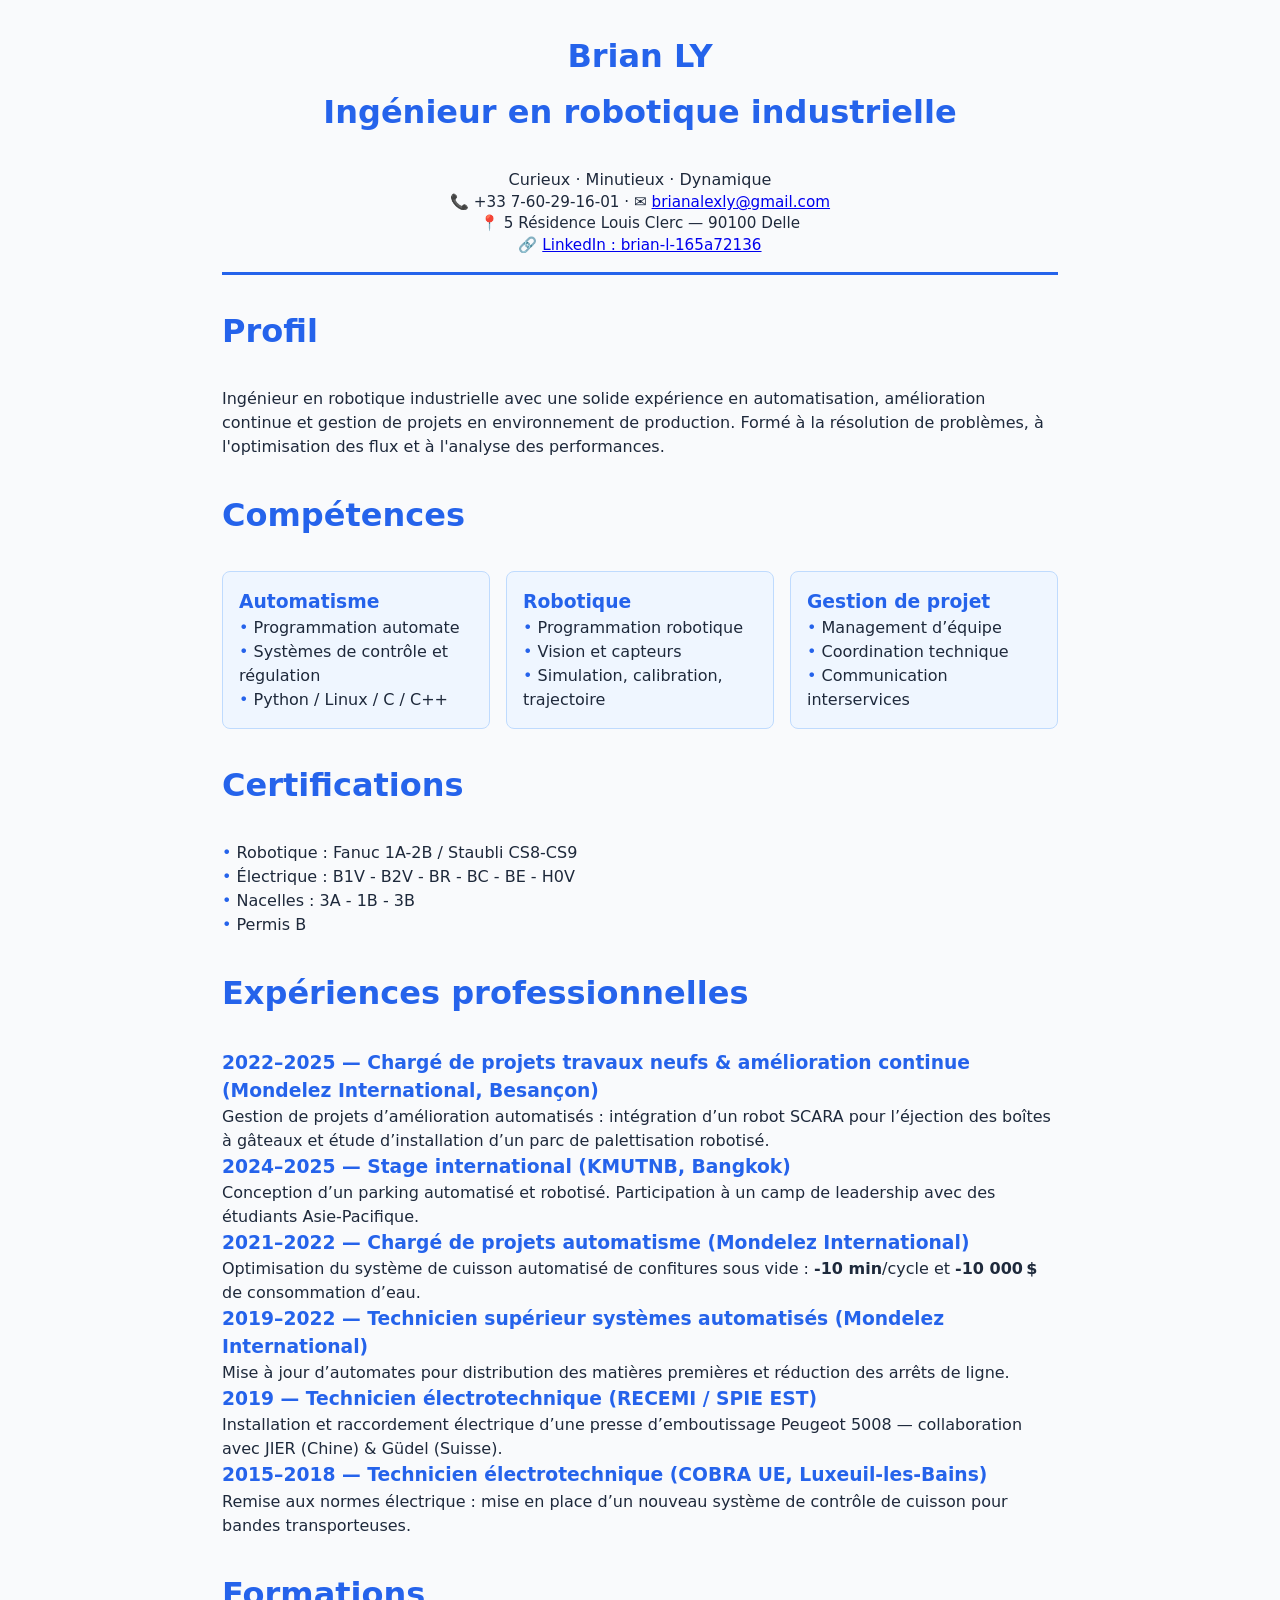
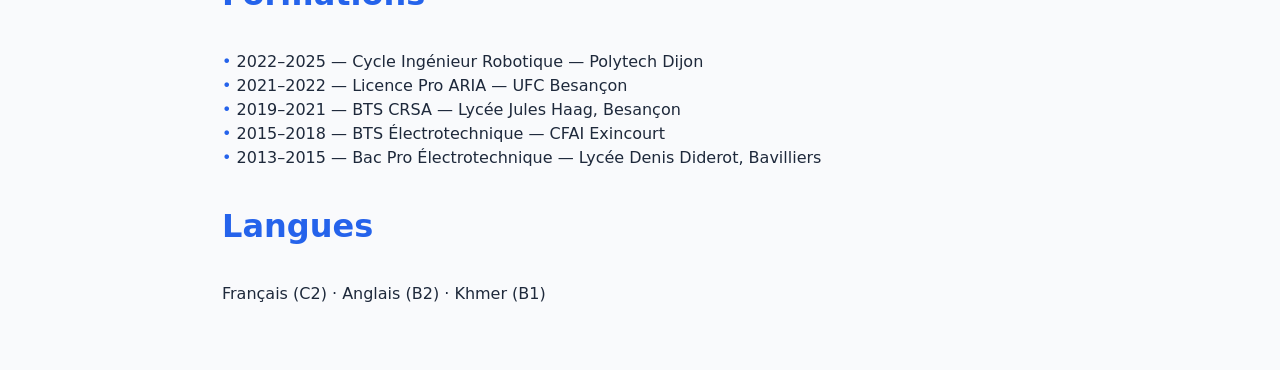
<file: cv.html>
<!DOCTYPE html>
<html lang="fr">
<head>
    <meta charset="UTF-8" />
    <meta name="viewport" content="width=device-width, initial-scale=1.0" />
    <title>Brian LY — CV 2025</title>
    <link rel="stylesheet" href="style.css" />
    <style>
        body {
            background-color: #f9fafc;
            font-family: system-ui, sans-serif;
            line-height: 1.5;
            color: #1e293b;
            padding: 2rem;
            max-width: 900px;
            margin: auto;
        }
        h1, h2, h3 {
            color: #2563eb;
        }
        .section {
            margin-bottom: 2rem;
        }
        .header {
            text-align: center;
            border-bottom: 3px solid #2563eb;
            padding-bottom: 1rem;
            margin-bottom: 2rem;
        }
        .header h1 {
            margin-bottom: 0.5rem;
        }
        .contact {
            font-size: 0.95rem;
            line-height: 1.4;
        }
        ul {
            list-style-type: none;
            padding-left: 0;
        }
        li::before {
            content: "• ";
            color: #2563eb;
        }
        .skills-grid {
            display: grid;
            grid-template-columns: repeat(auto-fit, minmax(250px, 1fr));
            gap: 1rem;
            margin-top: 1rem;
        }
        .skills-grid div {
            background: #eff6ff;
            border: 1px solid #bfdbfe;
            padding: 1rem;
            border-radius: 8px;
        }
    </style>
</head>
<body>

    <div class="header">
        <h1>Brian LY</h1>
        <h2>Ingénieur en robotique industrielle</h2>
        <p>Curieux · Minutieux · Dynamique</p>
        <div class="contact">
            📞 +33 7-60-29-16-01 · ✉️ <a href="mailto:brianalexly@gmail.com">brianalexly@gmail.com</a><br/>
            📍 5 Résidence Louis Clerc — 90100 Delle<br/>
            🔗 <a href="[linkedin.com](https://www.linkedin.com/in/brian-l-165a72136/)">LinkedIn : brian-l-165a72136</a>
        </div>
    </div>

    <div class="section">
        <h2>Profil</h2>
        <p>Ingénieur en robotique industrielle avec une solide expérience en automatisation, amélioration continue et gestion de projets en environnement de production. Formé à la résolution de problèmes, à l'optimisation des flux et à l'analyse des performances.</p>
    </div>

    <div class="section">
        <h2>Compétences</h2>
        <div class="skills-grid">
            <div>
                <h3>Automatisme</h3>
                <ul>
                    <li>Programmation automate</li>
                    <li>Systèmes de contrôle et régulation</li>
                    <li>Python / Linux / C / C++</li>
                </ul>
            </div>
            <div>
                <h3>Robotique</h3>
                <ul>
                    <li>Programmation robotique</li>
                    <li>Vision et capteurs</li>
                    <li>Simulation, calibration, trajectoire</li>
                </ul>
            </div>
            <div>
                <h3>Gestion de projet</h3>
                <ul>
                    <li>Management d’équipe</li>
                    <li>Coordination technique</li>
                    <li>Communication interservices</li>
                </ul>
            </div>
        </div>
    </div>

    <div class="section">
        <h2>Certifications</h2>
        <ul>
            <li>Robotique : Fanuc 1A-2B / Staubli CS8-CS9</li>
            <li>Électrique : B1V - B2V - BR - BC - BE - H0V</li>
            <li>Nacelles : 3A - 1B - 3B</li>
            <li>Permis B</li>
        </ul>
    </div>

    <div class="section">
        <h2>Expériences professionnelles</h2>

        <h3>2022–2025 — Chargé de projets travaux neufs & amélioration continue (Mondelez International, Besançon)</h3>
        <p>Gestion de projets d’amélioration automatisés : intégration d’un robot SCARA pour l’éjection des boîtes à gâteaux et étude d’installation d’un parc de palettisation robotisé.</p>

        <h3>2024–2025 — Stage international (KMUTNB, Bangkok)</h3>
        <p>Conception d’un parking automatisé et robotisé. Participation à un camp de leadership avec des étudiants Asie-Pacifique.</p>

        <h3>2021–2022 — Chargé de projets automatisme (Mondelez International)</h3>
        <p>Optimisation du système de cuisson automatisé de confitures sous vide : <strong>-10 min</strong>/cycle et <strong>-10 000 $</strong> de consommation d’eau.</p>

        <h3>2019–2022 — Technicien supérieur systèmes automatisés (Mondelez International)</h3>
        <p>Mise à jour d’automates pour distribution des matières premières et réduction des arrêts de ligne.</p>

        <h3>2019 — Technicien électrotechnique (RECEMI / SPIE EST)</h3>
        <p>Installation et raccordement électrique d’une presse d’emboutissage Peugeot 5008 — collaboration avec JIER (Chine) & Güdel (Suisse).</p>

        <h3>2015–2018 — Technicien électrotechnique (COBRA UE, Luxeuil-les-Bains)</h3>
        <p>Remise aux normes électrique : mise en place d’un nouveau système de contrôle de cuisson pour bandes transporteuses.</p>
    </div>

    <div class="section">
        <h2>Formations</h2>
        <ul>
            <li>2022–2025 — Cycle Ingénieur Robotique — Polytech Dijon</li>
            <li>2021–2022 — Licence Pro ARIA — UFC Besançon</li>
            <li>2019–2021 — BTS CRSA — Lycée Jules Haag, Besançon</li>
            <li>2015–2018 — BTS Électrotechnique — CFAI Exincourt</li>
            <li>2013–2015 — Bac Pro Électrotechnique — Lycée Denis Diderot, Bavilliers</li>
        </ul>
    </div>

    <div class="section">
        <h2>Langues</h2>
        <p>Français (C2) · Anglais (B2) · Khmer (B1)</p>
    </div>

</body>
</html>
</file>
<file: style.css>
* {
    margin: 0;
    padding: 0;
    box-sizing: border-box;
}

:root {
    --primary: #2563eb;
    --dark: #1e293b;
    --light: #f8fafc;
}

body {
    font-family: system-ui, -apple-system, sans-serif;
    line-height: 1.6;
    color: var(--dark);
}

nav {
    position: fixed;
    top: 0;
    width: 100%;
    background: white;
    padding: 1rem 2rem;
    box-shadow: 0 2px 10px rgba(0,0,0,0.1);
    display: flex;
    gap: 2rem;
    justify-content: center;
    z-index: 100;
}

nav a {
    text-decoration: none;
    color: var(--dark);
    font-weight: 500;
    transition: color 0.2s;
}

nav a:hover { color: var(--primary); }

section {
    padding: 5rem 2rem;
    max-width: 1000px;
    margin: 0 auto;
}

#hero {
    min-height: 100vh;
    display: flex;
    flex-direction: column;
    justify-content: center;
    align-items: center;
    text-align: center;
    background: linear-gradient(135deg, var(--light), #e0e7ff);
    max-width: 100%;
}

#hero h1 {
    font-size: 3rem;
    margin-bottom: 0.5rem;
}

#hero p {
    font-size: 1.3rem;
    color: var(--primary);
    font-weight: 500;
}

h2 {
    font-size: 2rem;
    margin-bottom: 2rem;
    color: var(--primary);
}

.skills-grid {
    display: grid;
    grid-template-columns: repeat(auto-fit, minmax(150px, 1fr));
    gap: 1rem;
}

.skill {
    background: var(--light);
    padding: 1rem;
    border-radius: 8px;
    text-align: center;
    font-weight: 500;
    border: 2px solid #e0e7ff;
}

.projects-grid {
    display: grid;
    grid-template-columns: repeat(auto-fit, minmax(280px, 1fr));
    gap: 1.5rem;
}

.project-card {
    background: white;
    padding: 1.5rem;
    border-radius: 12px;
    box-shadow: 0 4px 15px rgba(0,0,0,0.1);
    transition: transform 0.2s;
}

.project-card:hover { transform: translateY(-5px); }

.project-card h3 { margin-bottom: 0.5rem; }

.project-card a {
    color: var(--primary);
    text-decoration: none;
    font-weight: 500;
}

#contact a {
    color: var(--primary);
}

#contact p {
    margin-bottom: 0.5rem;
}

footer {
    text-align: center;
    padding: 2rem;
    background: var(--dark);
    color: white;
}
.btn-cv {
    display: inline-block;
    margin-top: 1rem;
    padding: 0.8rem 1.5rem;
    background: #2563eb;
    color: white;
    border-radius: 6px;
    text-decoration: none;
    font-weight: 500;
    transition: background 0.2s;
}

.btn-cv:hover {
    background: #1d4ed8;
}
/* --- Animations dynamiques --- */

.reveal {
  opacity: 0;
  transform: translateY(50px);
  transition: all 0.8s ease-out;
}

.reveal.visible {
  opacity: 1;
  transform: translateY(0);
}

.fade-in {
  opacity: 0;
  transform: scale(0.98);
  transition: all 1s ease;
}

.fade-in.visible {
  opacity: 1;
  transform: scale(1);
}

.slide-up {
  transform: translateY(40px);
  opacity: 0;
  transition: all 0.8s ease-out;
}

.slide-up.visible {
  transform: translateY(0);
  opacity: 1;
}

.slide-left {
  transform: translateX(-50px);
  opacity: 0;
  transition: all 0.8s ease-out;
}

.slide-left.visible {
  transform: translateX(0);
  opacity: 1;
}
/* --- Section Diplômes & Certifications --- */

#diplomes {
  background: #f8fafc;
  padding: 5rem 2rem;
  border-top: 1px solid #e2e8f0;
}

#diplomes h2 {
  text-align: center;
  font-size: 2rem;
  margin-bottom: 1.5rem;
  color: var(--primary);
}

#diplomes p {
  text-align: center;
  max-width: 700px;
  margin: 0 auto 2.5rem;
  color: #475569;
}

/* Galerie */
.gallery-grid {
  display: grid;
  grid-template-columns: repeat(auto-fit, minmax(250px, 1fr));
  gap: 2rem;
}

.gallery-item {
  background: white;
  border-radius: 12px;
  box-shadow: 0 4px 15px rgba(0, 0, 0, 0.1);
  overflow: hidden;
  transition: transform 0.3s ease, box-shadow 0.3s ease;
  text-align: center;
}

.gallery-item:hover {
  transform: translateY(-5px);
  box-shadow: 0 8px 25px rgba(0, 0, 0, 0.15);
}

.gallery-item img {
  width: 100%;
  height: 200px;
  object-fit: cover;
}

.gallery-item p {
  padding: 1rem;
  font-size: 0.9rem;
  font-weight: 500;
  color: #1e293b;
}
</file>
